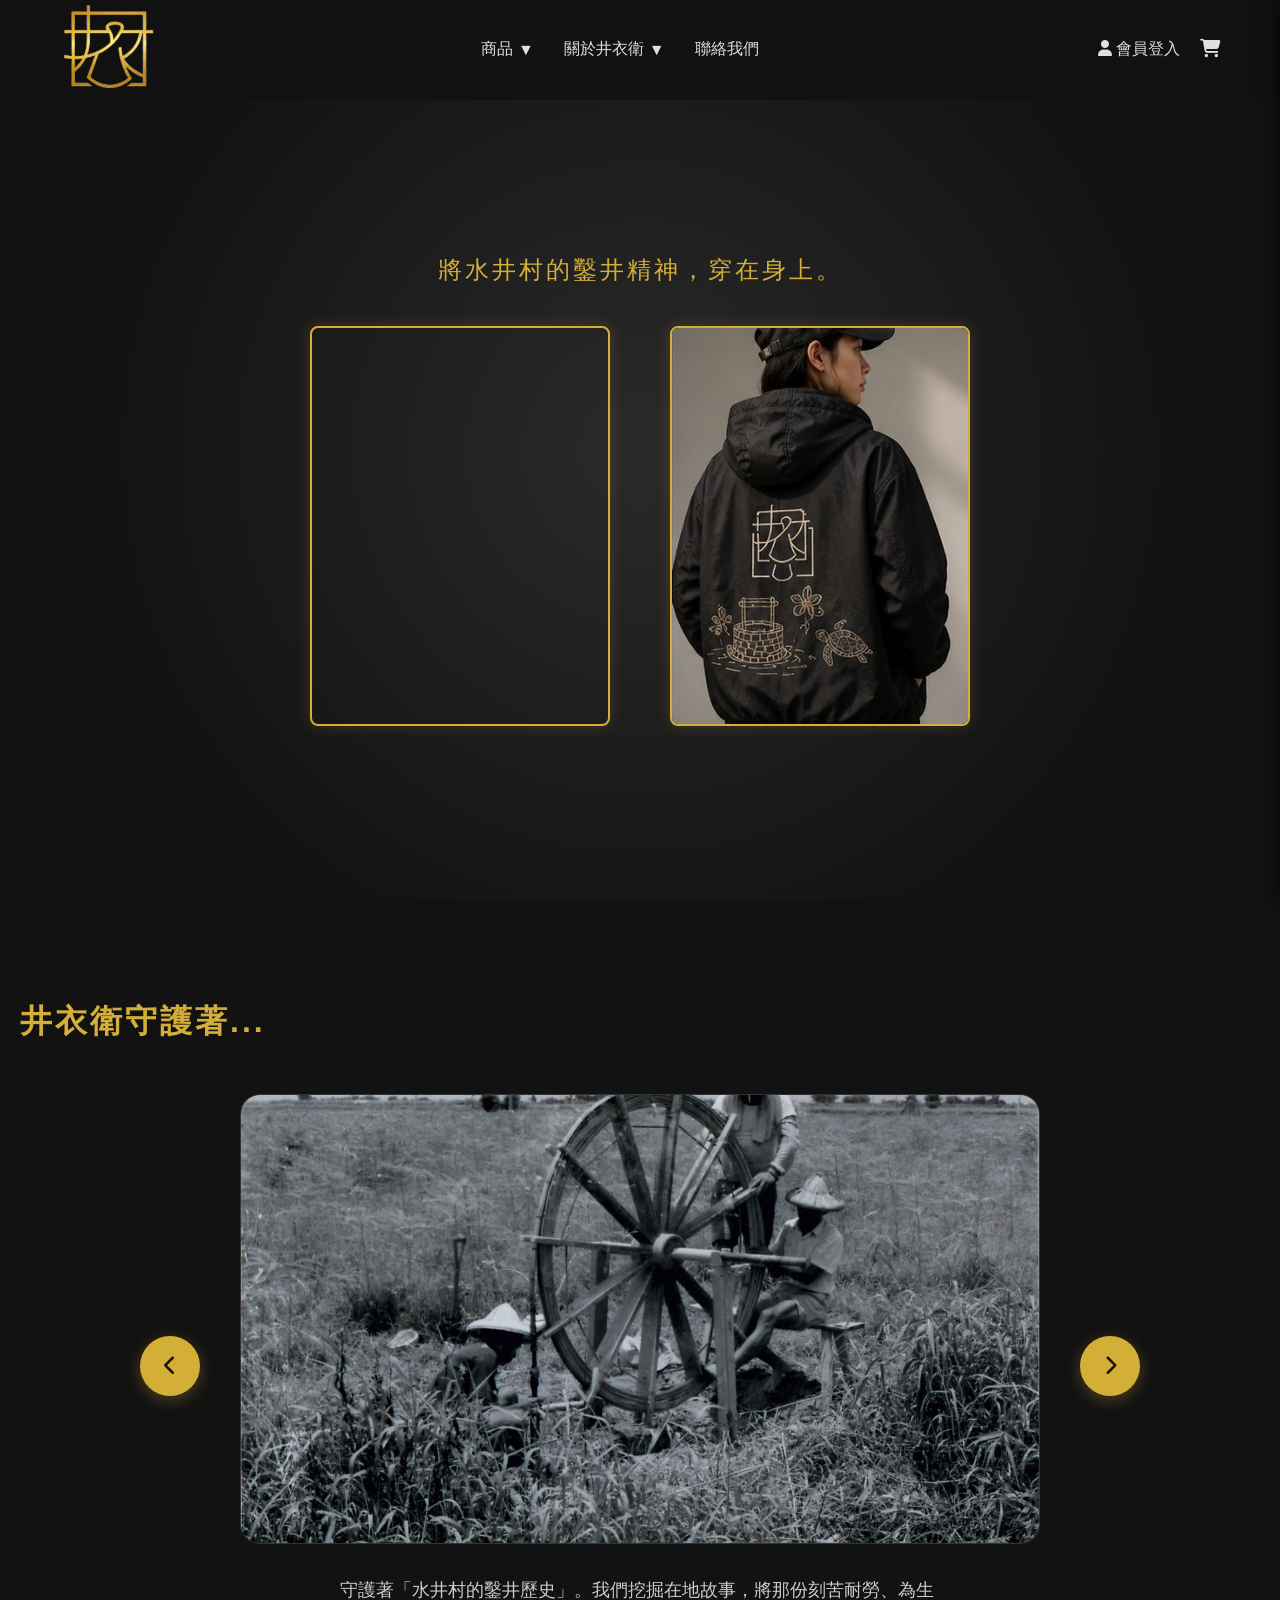
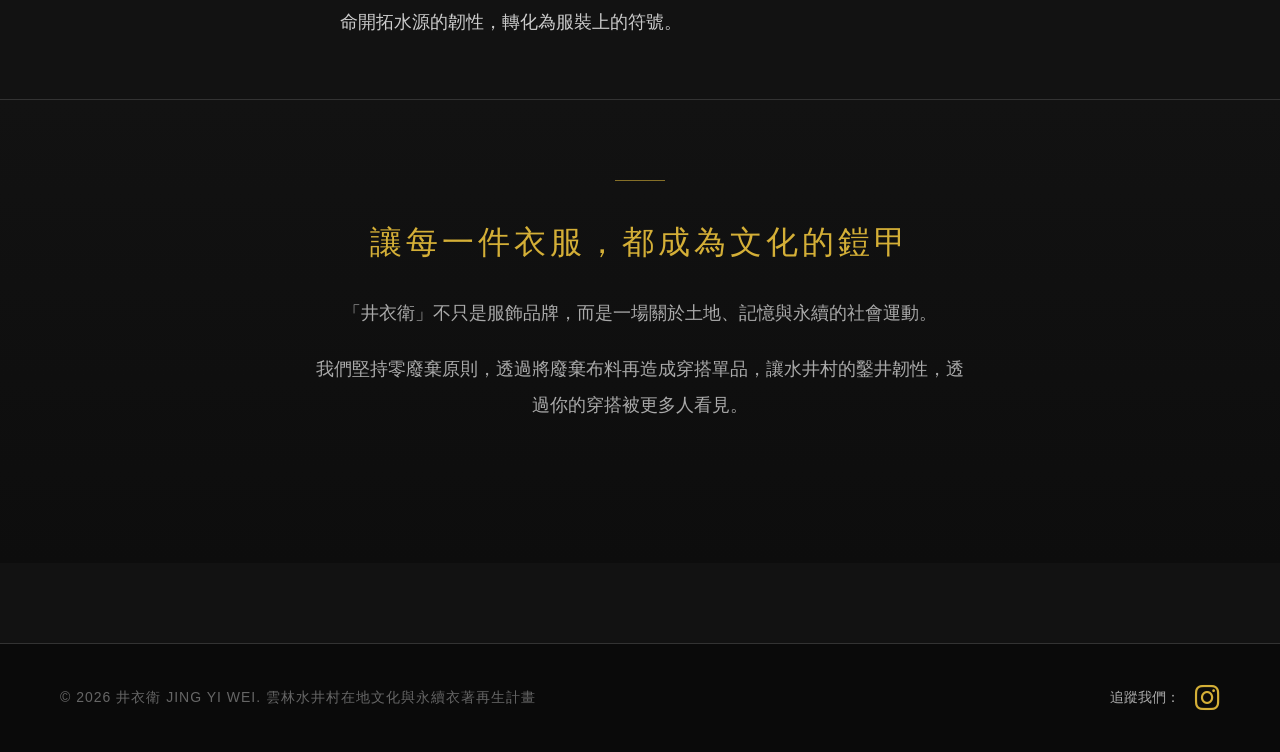
<file: index.html>
<!DOCTYPE html>
<html lang="zh-TW">
<head>
    <meta charset="UTF-8">
    <meta name="viewport" content="width=device-width, initial-scale=1.0">
    <title>井衣衛 JING YI WEI</title>
    <!-- 引入外部的 CSS 檔案 -->
    <link rel="stylesheet" href="./css/style.css">
    <link rel="stylesheet" href="https://cdnjs.cloudflare.com/ajax/libs/font-awesome/6.5.1/css/all.min.css">
</head>
<body>

    <!-- 修正後的頂部導覽列 -->
    <header id="navbar">
        <div class="nav-container">
            <a href="index.html" class="logo">
                <img src="./img/Logo_topl (1).png" alt="井衣衛 Logo">
            </a>
            
            <ul class="nav-menu">
                <li class="dropdown">
                    <a href="#">商品 <span>▼</span></a>
                    <ul class="dropdown-menu">
                        <li><a href="category.html">穿搭類 (文化的鎧甲)</a></li>
                        <li><a href="bags.html">包袋類 (記憶的載體)</a></li>
                        <li><a href="lifestyle.html">生活小物件</a></li>
                        <li><a href="decor.html">居家裝飾</a></li>
                    </ul>
                </li>
                <li class="dropdown">
                    <a href="#">關於井衣衛 <span>▼</span></a>
                    <ul class="dropdown-menu">
                        <li><a href="story.html">水井村鑿井故事</a></li>
                        <li><a href="sustainability.html">永續再生理念</a></li>
                        <li><a href="team.html">我們的團隊</a></li>
                    </ul>
                </li>
                <li><a href="contact.html">聯絡我們</a></li>
            </ul>

            <div class="nav-actions" style="display: flex; gap: 20px; margin-left: 20px; align-items: center;">
                <!-- 登入按鈕 -->
                <a href="#" id="login-btn" style="color: var(--text-light); text-decoration: none; font-size: 16px;">
                    <i class="fa-solid fa-user"></i> <span id="user-name">會員登入</span>
                </a>
                <!-- 購物車按鈕 -->
                <a href="#" id="cart-btn" style="color: var(--text-light); text-decoration: none; font-size: 18px; position: relative;">
                    <i class="fa-solid fa-cart-shopping"></i>
                    <span id="cart-count" style="position: absolute; top: -10px; right: -15px; background: red; color: white; font-size: 12px; border-radius: 50%; padding: 2px 6px; font-weight: bold; display: none;">0</span>
                </a> <!-- ✅ 補上這個 </a> -->
            </div> <!-- ✅ 關閉 nav-actions -->
        </div> <!-- ✅ 補上這個關閉 nav-container 的 div -->
    </header>

    <!-- 英雄區塊 (主視覺商品展示) -->
    <section class="hero-section">
        <div class="slogan">將水井村的鑿井精神，穿在身上。</div>
        
        <div class="showcase-container">
            <!-- 第一件：新出的「村靈銘刻」 -->
            <a href="product.html?id=village_tee_1" class="flip-card">
                <div class="flip-card-inner">
                    <div class="flip-card-front">
                        <img src="./img/village_tee_1.jpg" alt="村靈銘刻正面" class="product-img">
                    </div>
                    <div class="flip-card-back">
                        <img src="./img/village_tee_2.jpg" alt="村靈銘刻背面" class="product-img">
                    </div>
                </div>
            </a>

            <!-- 第二件：鑿井人丹寧背心 -->
            <a href="product.html?id=vest_1" class="flip-card">
                <div class="flip-card-inner">
                    <div class="flip-card-front">
                        <img src="./img/vest_back.jpg" alt="外套背面" class="product-img">
                    </div>
                    <div class="flip-card-back">
                        <img src="./img/vest_front.jpg" alt="外套正面" class="product-img">
                    </div>
                </div>
            </a>
        </div>
    </section>

    <!-- ★ 新增：理念輪播區塊 ★ -->
    <section class="spirit-section">
        <h2 class="spirit-title">井衣衛守護著...</h2>
        
        <div class="slider-container">
            <!-- 左按鈕 -->
            <button class="slider-btn prev" id="prevSpirit">
                <i class="fas fa-chevron-left"></i>
            </button>

            <!-- 輪播內容 -->
            <div class="slider-content">
                <div class="spirit-image-wrapper">
                    <img id="spiritImg" src="./img/spirit.jpg" alt="守護理念">
                </div>
                <p id="spiritDesc" class="spirit-text">正在載入理念...</p>
            </div>

            <!-- 右按鈕 -->
            <button class="slider-btn next" id="nextSpirit">
                <i class="fas fa-chevron-right"></i>
            </button>
        </div>
    </section>

    <section class="info-section manifesto">
    <div class="manifesto-container">
        <div class="gold-divider"></div> <!-- 加入裝飾線 -->
        <h2>讓每一件衣服，都成為文化的鎧甲</h2>
        <p>「井衣衛」不只是服飾品牌，而是一場關於土地、記憶與永續的社會運動。</p>
        <p>我們堅持零廢棄原則，透過將廢棄布料再造成穿搭單品，讓水井村的鑿井韌性，透過你的穿搭被更多人看見。</p>
    </div>
</section>

    <!-- 頁尾 -->
    <footer class="site-footer">
        <div class="footer-container">
            <div class="footer-info">
                <p>&copy; 2026 井衣衛 JING YI WEI. 雲林水井村在地文化與永續衣著再生計畫</p>
            </div>
            <div class="footer-social">
                <span>追蹤我們：</span>
                <a href="https://www.instagram.com/jingyiwei_official" target="_blank" class="ig-icon">
                    <i class="fa-brands fa-instagram"></i>
                </a>
            </div>
        </div>
    </footer>
    <!-- 購物車側邊欄 (預設隱藏) -->
    <div id="cart-drawer" class="cart-drawer">
        <div class="cart-header">
            <h2>我的購物車</h2>
            <button id="close-cart"><i class="fa-solid fa-xmark"></i></button>
        </div>
        <div class="cart-items" id="cart-items-container">
            <!-- JS 會把商品渲染在這裡 -->
        </div>
        <div class="cart-footer">
            <div class="cart-total">總計：<span style="color:var(--gold-primary)">NT. <span id="cart-total-price">0</span></span></div>
            <button id="checkout-btn" class="checkout-btn">前往結帳</button>
        </div>
    </div>
    
    <!-- 購物車的背景遮罩 -->
    <div id="cart-overlay" class="cart-overlay"></div>

    <!-- JavaScript 放在最後面 -->
    <script src="./js/script.js"></script>
</body>
</html>
</file>
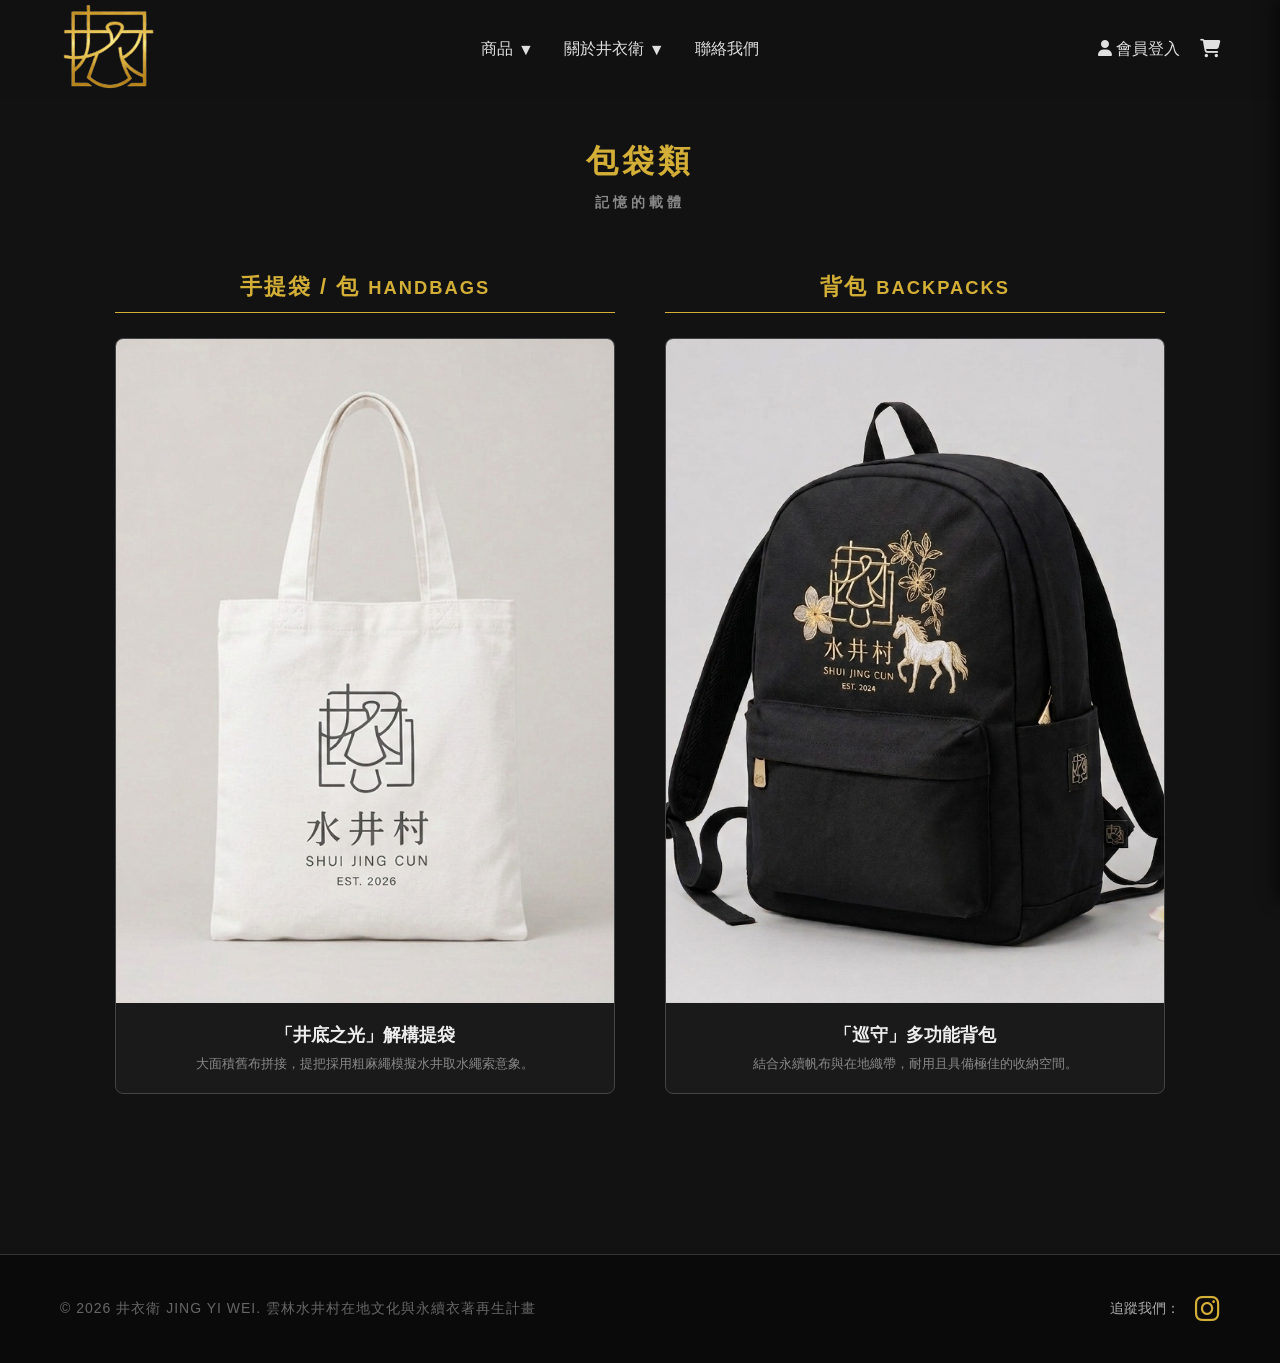
<file: bags.html>
<!DOCTYPE html>
<html lang="zh-TW">
<head>
    <meta charset="UTF-8">
    <meta name="viewport" content="width=device-width, initial-scale=1.0">
    <title>包袋類 | 井衣衛</title>
    <link rel="stylesheet" href="./css/style.css">
    <link rel="stylesheet" href="./css/category.css"> <!-- 複用分類頁樣式 -->
    <link rel="stylesheet" href="https://cdnjs.cloudflare.com/ajax/libs/font-awesome/6.5.1/css/all.min.css">
    <style>
        /* 針對包袋頁面的特別微調 */
        .bags-container {
            display: flex;
            justify-content: center;
            gap: 50px;
            margin-top: 50px;
        }
        .bag-section {
            flex: 1;
            max-width: 500px;
        }
        .section-title {
            color: var(--gold-primary);
            border-bottom: 1px solid var(--gold-primary);
            padding-bottom: 10px;
            margin-bottom: 25px;
            text-align: center;
            font-size: 22px;
            letter-spacing: 2px;
        }
    </style>
</head>
<body>

    <!-- 修正後的頂部導覽列 -->
    <header id="navbar">
        <div class="nav-container">
            <a href="index.html" class="logo">
                <img src="./img/Logo_topl (1).png" alt="井衣衛 Logo">
            </a>
            
            <ul class="nav-menu">
                <li class="dropdown">
                    <a href="#">商品 <span>▼</span></a>
                    <ul class="dropdown-menu">
                        <li><a href="category.html">穿搭類 (文化的鎧甲)</a></li>
                        <li><a href="bags.html">包袋類 (記憶的載體)</a></li>
                        <li><a href="lifestyle.html">生活小物件</a></li>
                        <li><a href="decor.html">居家裝飾</a></li>
                    </ul>
                </li>
                <li class="dropdown">
                    <a href="#">關於井衣衛 <span>▼</span></a>
                    <ul class="dropdown-menu">
                        <li><a href="story.html">水井村鑿井故事</a></li>
                        <li><a href="sustainability.html">永續再生理念</a></li>
                        <li><a href="team.html">我們的團隊</a></li>
                    </ul>
                </li>
                <li><a href="contact.html">聯絡我們</a></li>
            </ul>

            <div class="nav-actions" style="display: flex; gap: 20px; margin-left: 20px; align-items: center;">
                <!-- 登入按鈕 -->
                <a href="#" id="login-btn" style="color: var(--text-light); text-decoration: none; font-size: 16px;">
                    <i class="fa-solid fa-user"></i> <span id="user-name">會員登入</span>
                </a>
                <!-- 購物車按鈕 -->
                <a href="#" id="cart-btn" style="color: var(--text-light); text-decoration: none; font-size: 18px; position: relative;">
                    <i class="fa-solid fa-cart-shopping"></i>
                    <span id="cart-count" style="position: absolute; top: -10px; right: -15px; background: red; color: white; font-size: 12px; border-radius: 50%; padding: 2px 6px; font-weight: bold; display: none;">0</span>
                </a> <!-- ✅ 補上這個 </a> -->
            </div> <!-- ✅ 關閉 nav-actions -->
        </div> <!-- ✅ 補上這個關閉 nav-container 的 div -->
    </header>

    <main class="category-main">
        <h1 class="page-title">包袋類 <small>記憶的載體</small></h1>

        <div class="bags-container">
            <!-- 手提包/袋 區塊 -->
            <section class="bag-section">
                <h2 class="section-title">手提袋 / 包 <small>HANDBAGS</small></h2>
                <div class="product-grid" id="handbag-group" style="grid-template-columns: 1fr;">
                    <!-- JS 會在這裡產生手提包商品 -->
                </div>
            </section>

            <!-- 背包 區塊 -->
            <section class="bag-section">
                <h2 class="section-title">背包 <small>BACKPACKS</small></h2>
                <div class="product-grid" id="backpack-group" style="grid-template-columns: 1fr;">
                    <!-- JS 會在這裡產生背包商品 -->
                </div>
            </section>
        </div>
    </main>

    <script src="./js/script.js"></script>
    <script>
        // 簡單的 JS 抓取邏輯
        document.addEventListener("DOMContentLoaded", function() {
            fetch('products.json')
                .then(response => response.json())
                .then(data => {
                    const handbagGroup = document.getElementById('handbag-group');
                    const backpackGroup = document.getElementById('backpack-group');

                    Object.keys(data).forEach(id => {
                        const p = data[id];
                        if (p.category === 'bag') {
                            const itemHTML = `
                                <a href="product.html?id=${id}" class="category-item">
                                    <div class="item-card">
                                        <div class="item-img-box">
                                            <img src="${p.mainImg}" alt="${p.name}">
                                        </div>
                                        <div class="item-info">
                                            <h3>${p.name}</h3>
                                            <p class="item-price" style="color: #888; font-size: 13px;">${p.description || ''}</p>
                                        </div>
                                    </div>
                                </a>
                            `;

                            if (p.subCategory === 'handbag') {
                                handbagGroup.innerHTML += itemHTML;
                            } else if (p.subCategory === 'backpack') {
                                backpackGroup.innerHTML += itemHTML;
                            }
                        }
                    });
                });
        });
    </script>
    <footer class="site-footer">
        <div class="footer-container">
            <div class="footer-info">
                <p>&copy; 2026 井衣衛 JING YI WEI. 雲林水井村在地文化與永續衣著再生計畫</p>
            </div>
            <div class="footer-social">
                <span>追蹤我們：</span>
                <!-- ★ 請把下面的連結換成你們真正的 IG 網址 ★ -->
                <a href="https://www.instagram.com/jingyiwei_official" target="_blank" class="ig-icon">
                    <i class="fa-brands fa-instagram"></i> <!-- 這裡用 fa-brands 會更精準 -->
                </a>
            </div>
        </div>
    </footer>
    <!-- 購物車側邊欄 (預設隱藏) -->
    <div id="cart-drawer" class="cart-drawer">
        <div class="cart-header">
            <h2>我的購物車</h2>
            <button id="close-cart"><i class="fa-solid fa-xmark"></i></button>
        </div>
        <div class="cart-items" id="cart-items-container">
            <!-- JS 會把商品渲染在這裡 -->
        </div>
        <div class="cart-footer">
            <div class="cart-total">總計：<span style="color:var(--gold-primary)">NT. <span id="cart-total-price">0</span></span></div>
            <button id="checkout-btn" class="checkout-btn">前往結帳</button>
        </div>
    </div>
    
    <!-- 購物車的背景遮罩 -->
    <div id="cart-overlay" class="cart-overlay"></div>
</body>
</html>
</file>
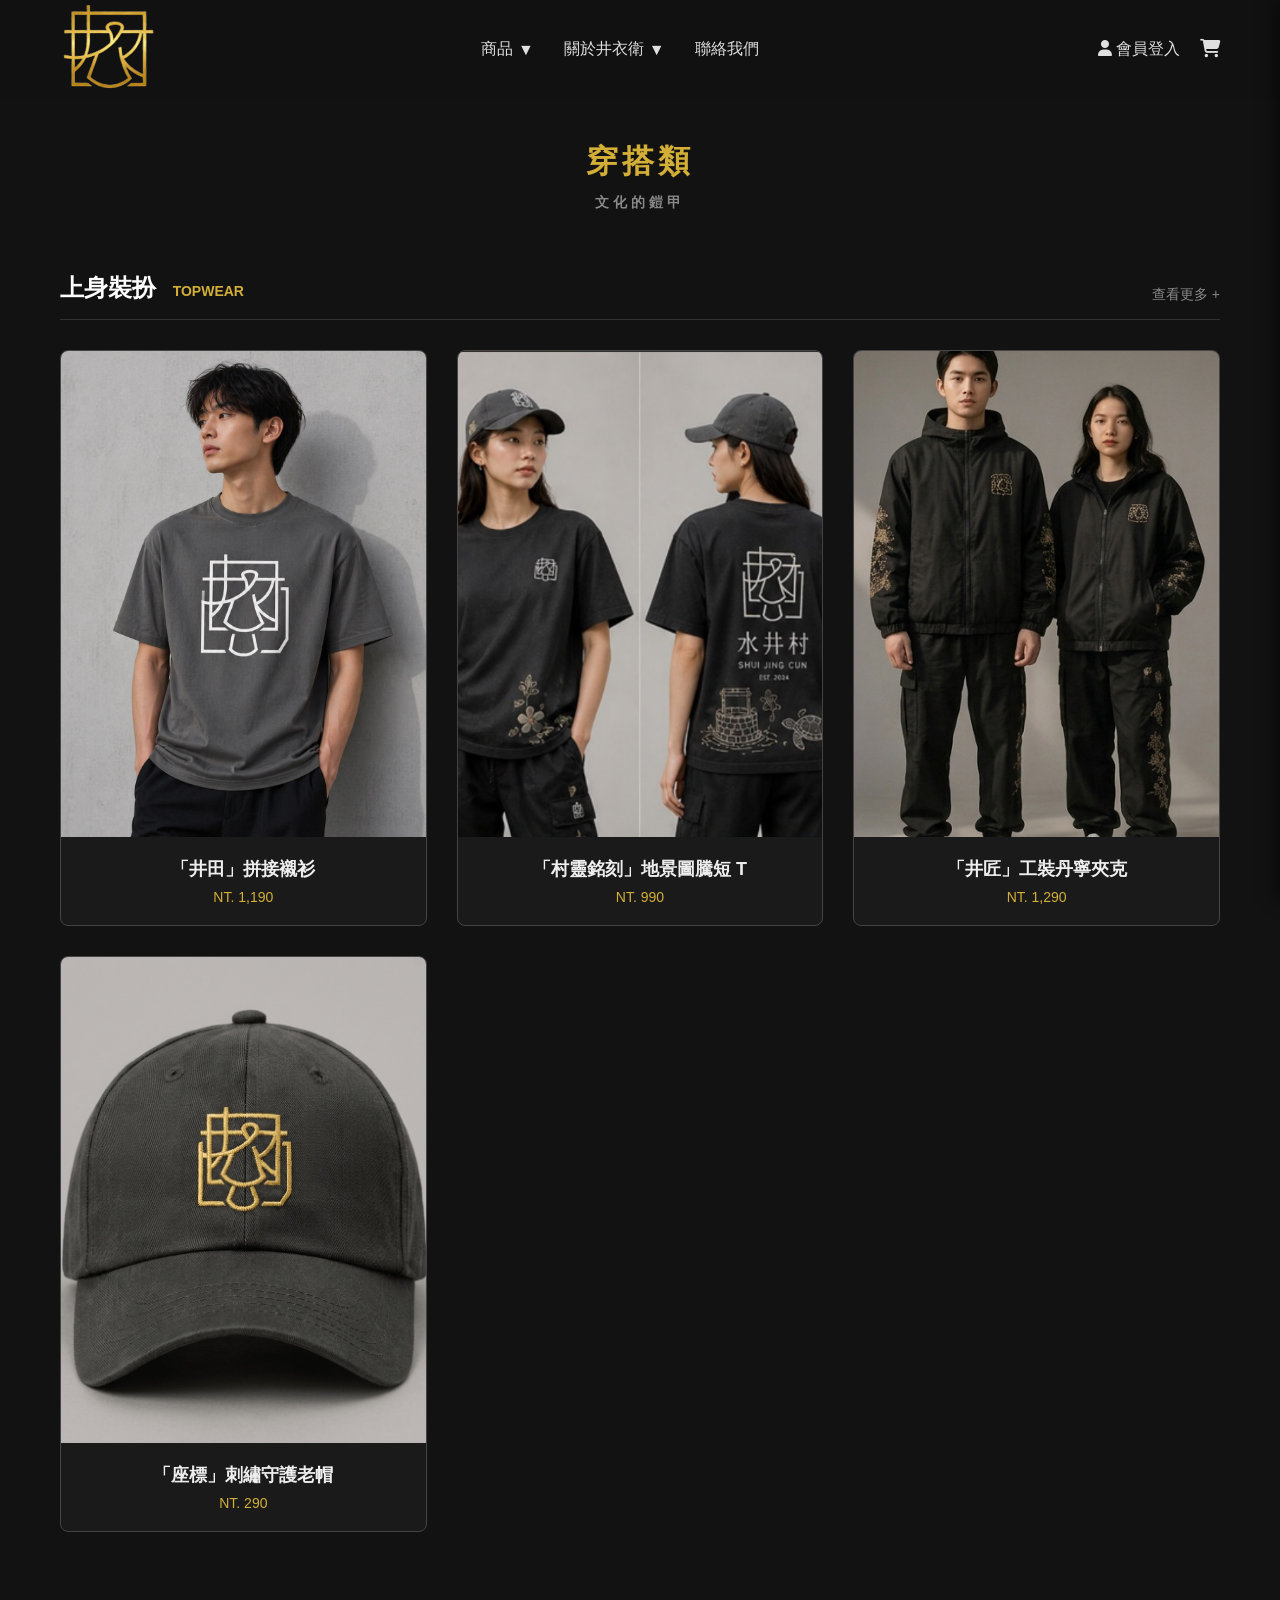
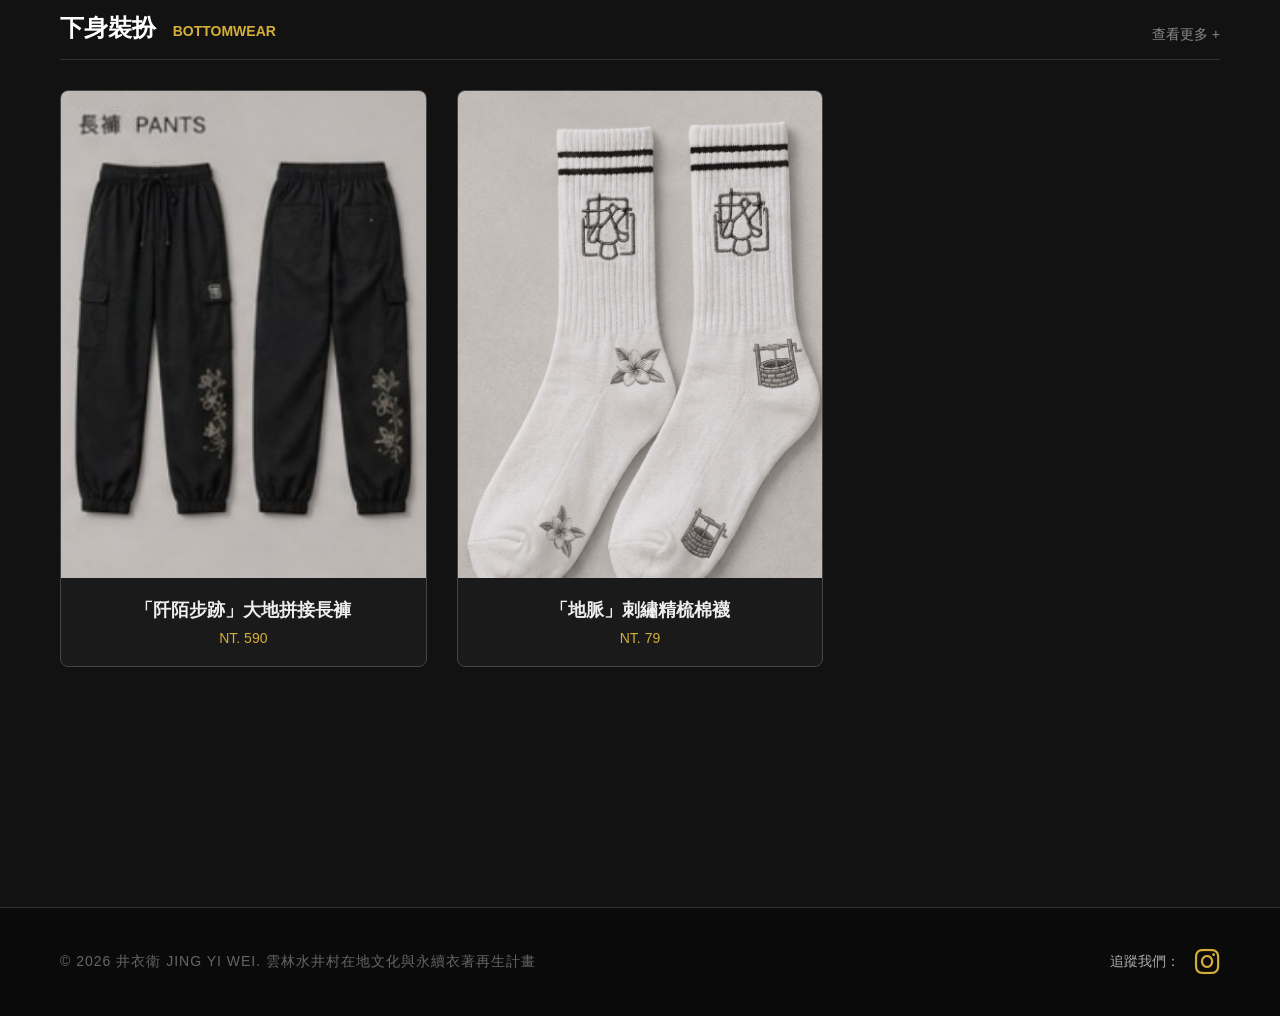
<file: category.html>
<!DOCTYPE html>
<html lang="zh-TW">
<head>
    <meta charset="UTF-8">
    <meta name="viewport" content="width=device-width, initial-scale=1.0">
    <title>穿搭類 | 井衣衛</title>
    <link rel="stylesheet" href="./css/style.css">
    <link rel="stylesheet" href="./css/category.css">
    <link rel="stylesheet" href="https://cdnjs.cloudflare.com/ajax/libs/font-awesome/6.5.1/css/all.min.css">
</head>
<body>

    <!-- 修正後的頂部導覽列 -->
    <header id="navbar">
        <div class="nav-container">
            <a href="index.html" class="logo">
                <img src="./img/Logo_topl (1).png" alt="井衣衛 Logo">
            </a>
            
            <ul class="nav-menu">
                <li class="dropdown">
                    <a href="#">商品 <span>▼</span></a>
                    <ul class="dropdown-menu">
                        <li><a href="category.html">穿搭類 (文化的鎧甲)</a></li>
                        <li><a href="bags.html">包袋類 (記憶的載體)</a></li>
                        <li><a href="lifestyle.html">生活小物件</a></li>
                        <li><a href="decor.html">居家裝飾</a></li>
                    </ul>
                </li>
                <li class="dropdown">
                    <a href="#">關於井衣衛 <span>▼</span></a>
                    <ul class="dropdown-menu">
                        <li><a href="story.html">水井村鑿井故事</a></li>
                        <li><a href="sustainability.html">永續再生理念</a></li>
                        <li><a href="team.html">我們的團隊</a></li>
                    </ul>
                </li>
                <li><a href="contact.html">聯絡我們</a></li>
            </ul>

            <div class="nav-actions" style="display: flex; gap: 20px; margin-left: 20px; align-items: center;">
                <!-- 登入按鈕 -->
                <a href="#" id="login-btn" style="color: var(--text-light); text-decoration: none; font-size: 16px;">
                    <i class="fa-solid fa-user"></i> <span id="user-name">會員登入</span>
                </a>
                <!-- 購物車按鈕 -->
                <a href="#" id="cart-btn" style="color: var(--text-light); text-decoration: none; font-size: 18px; position: relative;">
                    <i class="fa-solid fa-cart-shopping"></i>
                    <span id="cart-count" style="position: absolute; top: -10px; right: -15px; background: red; color: white; font-size: 12px; border-radius: 50%; padding: 2px 6px; font-weight: bold; display: none;">0</span>
                </a> <!-- ✅ 補上這個 </a> -->
            </div> <!-- ✅ 關閉 nav-actions -->
        </div> <!-- ✅ 補上這個關閉 nav-container 的 div -->
    </header>

    <main class="category-main">
        <h1 class="page-title">穿搭類 <small>文化的鎧甲</small></h1>

        <!-- 上身裝扮區塊 -->
        <section class="category-group">
            <div class="group-header">
                <h2>上身裝扮 <small>TOPWEAR</small></h2>
                <a href="#" class="view-more">查看更多 +</a>
            </div>
            <div class="product-grid" id="top-group">
                <!-- JS 會自動在這裡產生 3 個上身商品 -->
            </div>
        </section>

        <!-- 下身裝扮區塊 -->
        <section class="category-group">
            <div class="group-header">
                <h2>下身裝扮 <small>BOTTOMWEAR</small></h2>
                <a href="#" class="view-more">查看更多 +</a>
            </div>
            <div class="product-grid" id="bottom-group">
                <!-- JS 會自動在這裡產生 3 個下身商品 -->
            </div>
        </section>
    </main>

    <script src="./js/script.js"></script>
    <script src="./js/category.js"></script>
    <footer class="site-footer">
        <div class="footer-container">
            <div class="footer-info">
                <p>&copy; 2026 井衣衛 JING YI WEI. 雲林水井村在地文化與永續衣著再生計畫</p>
            </div>
            <div class="footer-social">
                <span>追蹤我們：</span>
                <!-- ★ 請把下面的連結換成你們真正的 IG 網址 ★ -->
                <a href="https://www.instagram.com/jingyiwei_official" target="_blank" class="ig-icon">
                    <i class="fa-brands fa-instagram"></i> <!-- 這裡用 fa-brands 會更精準 -->
                </a>
            </div>
        </div>
    </footer>
    <!-- 購物車側邊欄 (預設隱藏) -->
    <div id="cart-drawer" class="cart-drawer">
        <div class="cart-header">
            <h2>我的購物車</h2>
            <button id="close-cart"><i class="fa-solid fa-xmark"></i></button>
        </div>
        <div class="cart-items" id="cart-items-container">
            <!-- JS 會把商品渲染在這裡 -->
        </div>
        <div class="cart-footer">
            <div class="cart-total">總計：<span style="color:var(--gold-primary)">NT. <span id="cart-total-price">0</span></span></div>
            <button id="checkout-btn" class="checkout-btn">前往結帳</button>
        </div>
    </div>
    
    <!-- 購物車的背景遮罩 -->
    <div id="cart-overlay" class="cart-overlay"></div>
</body>
</html>
</file>
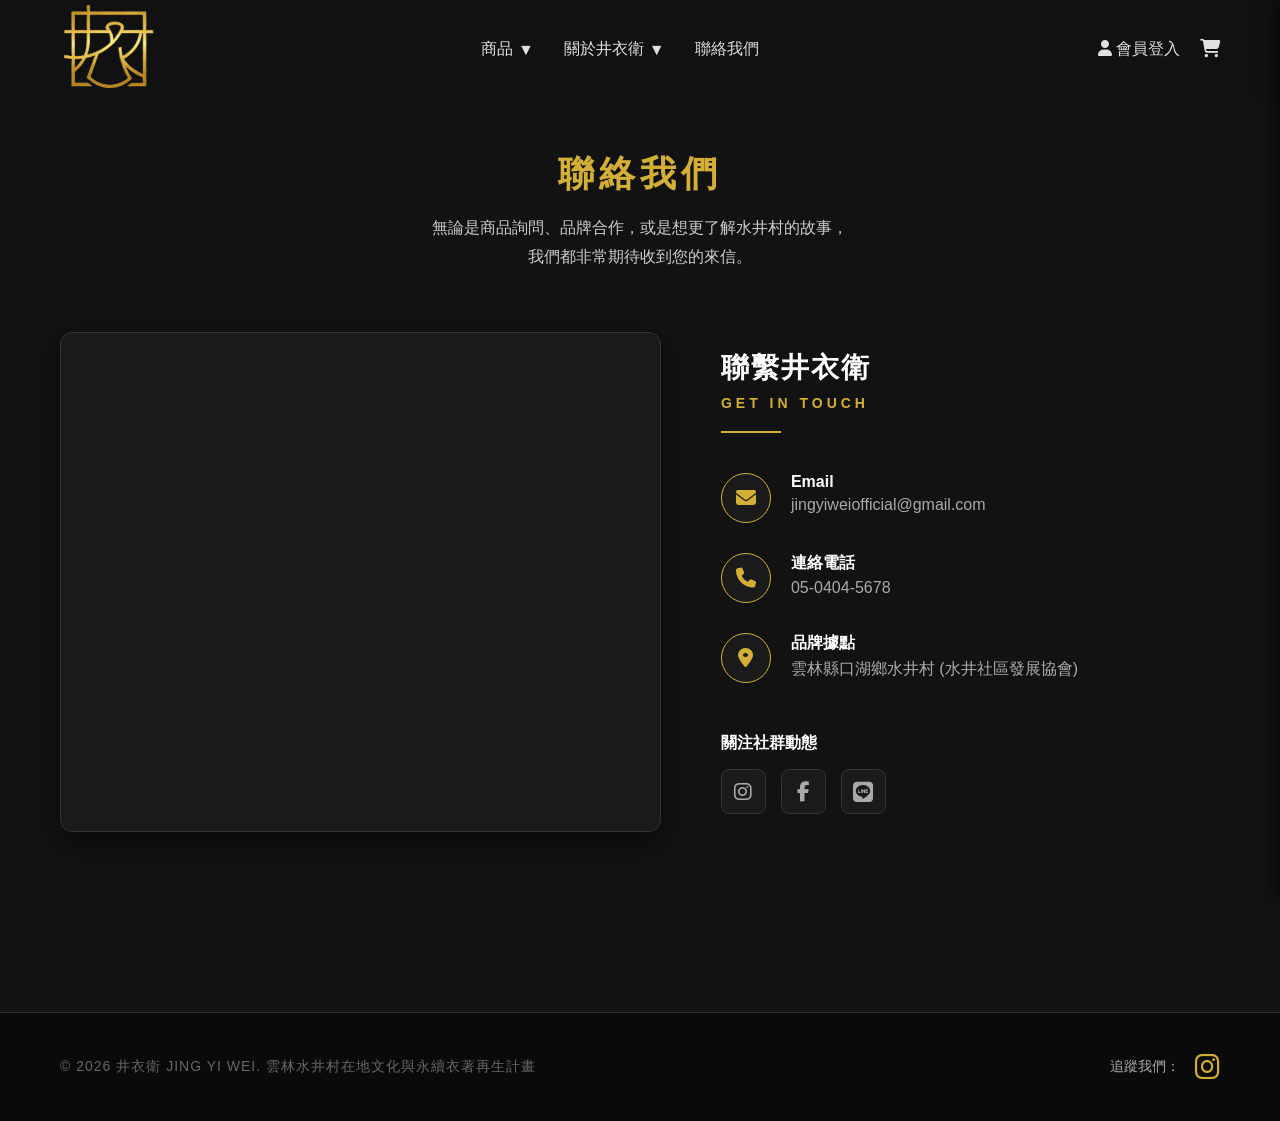
<file: contact.html>
<!DOCTYPE html>
<html lang="zh-TW">
<head>
    <meta charset="UTF-8">
    <meta name="viewport" content="width=device-width, initial-scale=1.0">
    <title>聯絡我們 | 井衣衛 JING YI WEI</title>
    <link rel="stylesheet" href="./css/style.css">
    <link rel="stylesheet" href="./css/contact.css"> <!-- 聯絡專屬 CSS -->
    <link rel="stylesheet" href="https://cdnjs.cloudflare.com/ajax/libs/font-awesome/6.5.1/css/all.min.css">
</head>
<body>

    <!-- 修正後的頂部導覽列 -->
    <header id="navbar">
        <div class="nav-container">
            <a href="index.html" class="logo">
                <img src="./img/Logo_topl (1).png" alt="井衣衛 Logo">
            </a>
            
            <ul class="nav-menu">
                <li class="dropdown">
                    <a href="#">商品 <span>▼</span></a>
                    <ul class="dropdown-menu">
                        <li><a href="category.html">穿搭類 (文化的鎧甲)</a></li>
                        <li><a href="bags.html">包袋類 (記憶的載體)</a></li>
                        <li><a href="lifestyle.html">生活小物件</a></li>
                        <li><a href="decor.html">居家裝飾</a></li>
                    </ul>
                </li>
                <li class="dropdown">
                    <a href="#">關於井衣衛 <span>▼</span></a>
                    <ul class="dropdown-menu">
                        <li><a href="story.html">水井村鑿井故事</a></li>
                        <li><a href="sustainability.html">永續再生理念</a></li>
                        <li><a href="team.html">我們的團隊</a></li>
                    </ul>
                </li>
                <li><a href="contact.html">聯絡我們</a></li>
            </ul>

            <div class="nav-actions" style="display: flex; gap: 20px; margin-left: 20px; align-items: center;">
                <!-- 登入按鈕 -->
                <a href="#" id="login-btn" style="color: var(--text-light); text-decoration: none; font-size: 16px;">
                    <i class="fa-solid fa-user"></i> <span id="user-name">會員登入</span>
                </a>
                <!-- 購物車按鈕 -->
                <a href="#" id="cart-btn" style="color: var(--text-light); text-decoration: none; font-size: 18px; position: relative;">
                    <i class="fa-solid fa-cart-shopping"></i>
                    <span id="cart-count" style="position: absolute; top: -10px; right: -15px; background: red; color: white; font-size: 12px; border-radius: 50%; padding: 2px 6px; font-weight: bold; display: none;">0</span>
                </a> <!-- ✅ 補上這個 </a> -->
            </div> <!-- ✅ 關閉 nav-actions -->
        </div> <!-- ✅ 補上這個關閉 nav-container 的 div -->
    </header>

    <main class="contact-main">
        <!-- 標題區塊 -->
        <div class="contact-header">
            <h1>聯絡我們</h1>
            <p>無論是商品詢問、品牌合作，或是想更了解水井村的故事，<br>我們都非常期待收到您的來信。</p>
        </div>

        <!-- 左右雙欄內容 -->
        <div class="contact-container">
            
            <!-- 左側：Google 地圖 -->
            <div class="contact-left map-box">
                <!-- iframe 的 src 直接定位到雲林縣口湖鄉水井村 -->
                <iframe 
                    src="https://maps.google.com/maps?q=雲林縣口湖鄉水井村&t=&z=15&ie=UTF8&iwloc=&output=embed" 
                    width="100%" 
                    height="100%" 
                    style="border:0;" 
                    allowfullscreen="" 
                    loading="lazy" 
                    referrerpolicy="no-referrer-when-downgrade">
                </iframe>
            </div>

            <!-- 右側：聯絡資訊 -->
            <div class="contact-right info-box">
                <h2>聯繫井衣衛 <small>GET IN TOUCH</small></h2>
                <div class="decor-line"></div>
                
                <div class="info-list">
                    <!-- 信箱 -->
                    <div class="info-item">
                        <div class="icon"><i class="fa-solid fa-envelope"></i></div>
                        <div class="text">
                            <h3>Email</h3>
                            <a href="mailto:jingyiweiofficial@gmail.com">jingyiweiofficial@gmail.com</a>
                        </div>
                    </div>

                    <!-- 電話 -->
                    <div class="info-item">
                        <div class="icon"><i class="fa-solid fa-phone"></i></div>
                        <div class="text">
                            <h3>連絡電話</h3>
                            <a href="tel:+886504045678">05-0404-5678</a> <!-- 你們可以換成真實號碼或先用假的 -->
                        </div>
                    </div>

                    <!-- 地址 -->
                    <div class="info-item">
                        <div class="icon"><i class="fa-solid fa-location-dot"></i></div>
                        <div class="text">
                            <h3>品牌據點</h3>
                            <p>雲林縣口湖鄉水井村 (水井社區發展協會)</p>
                        </div>
                    </div>
                </div>

                <!-- 社交平台 -->
                <div class="social-section">
                    <h3>關注社群動態</h3>
                    <div class="social-links">
                        <a href="https://www.instagram.com/jingyiwei_official" target="_blank" class="social-btn ig"><i class="fa-brands fa-instagram"></i></a>
                        <a href="#" class="social-btn fb"><i class="fa-brands fa-facebook-f"></i></a>
                        <a href="#" class="social-btn line"><i class="fa-brands fa-line"></i></a>
                    </div>
                </div>
            </div>

        </div>
    </main>

    <!-- 頁尾 Footer -->
    <footer class="site-footer">
        <div class="footer-container">
            <div class="footer-info">
                <p>&copy; 2026 井衣衛 JING YI WEI. 雲林水井村在地文化與永續衣著再生計畫</p>
            </div>
            <div class="footer-social">
                <span>追蹤我們：</span>
                <a href="https://www.instagram.com/jingyiwei_official" target="_blank" class="ig-icon">
                    <i class="fa-brands fa-instagram"></i>
                </a>
            </div>
        </div>
    </footer>
    <!-- 購物車側邊欄 (預設隱藏) -->
    <div id="cart-drawer" class="cart-drawer">
        <div class="cart-header">
            <h2>我的購物車</h2>
            <button id="close-cart"><i class="fa-solid fa-xmark"></i></button>
        </div>
        <div class="cart-items" id="cart-items-container">
            <!-- JS 會把商品渲染在這裡 -->
        </div>
        <div class="cart-footer">
            <div class="cart-total">總計：<span style="color:var(--gold-primary)">NT. <span id="cart-total-price">0</span></span></div>
            <button id="checkout-btn" class="checkout-btn">前往結帳</button>
        </div>
    </div>
    
    <!-- 購物車的背景遮罩 -->
    <div id="cart-overlay" class="cart-overlay"></div>

    <script src="./js/script.js"></script>
</body>
</html>
</file>
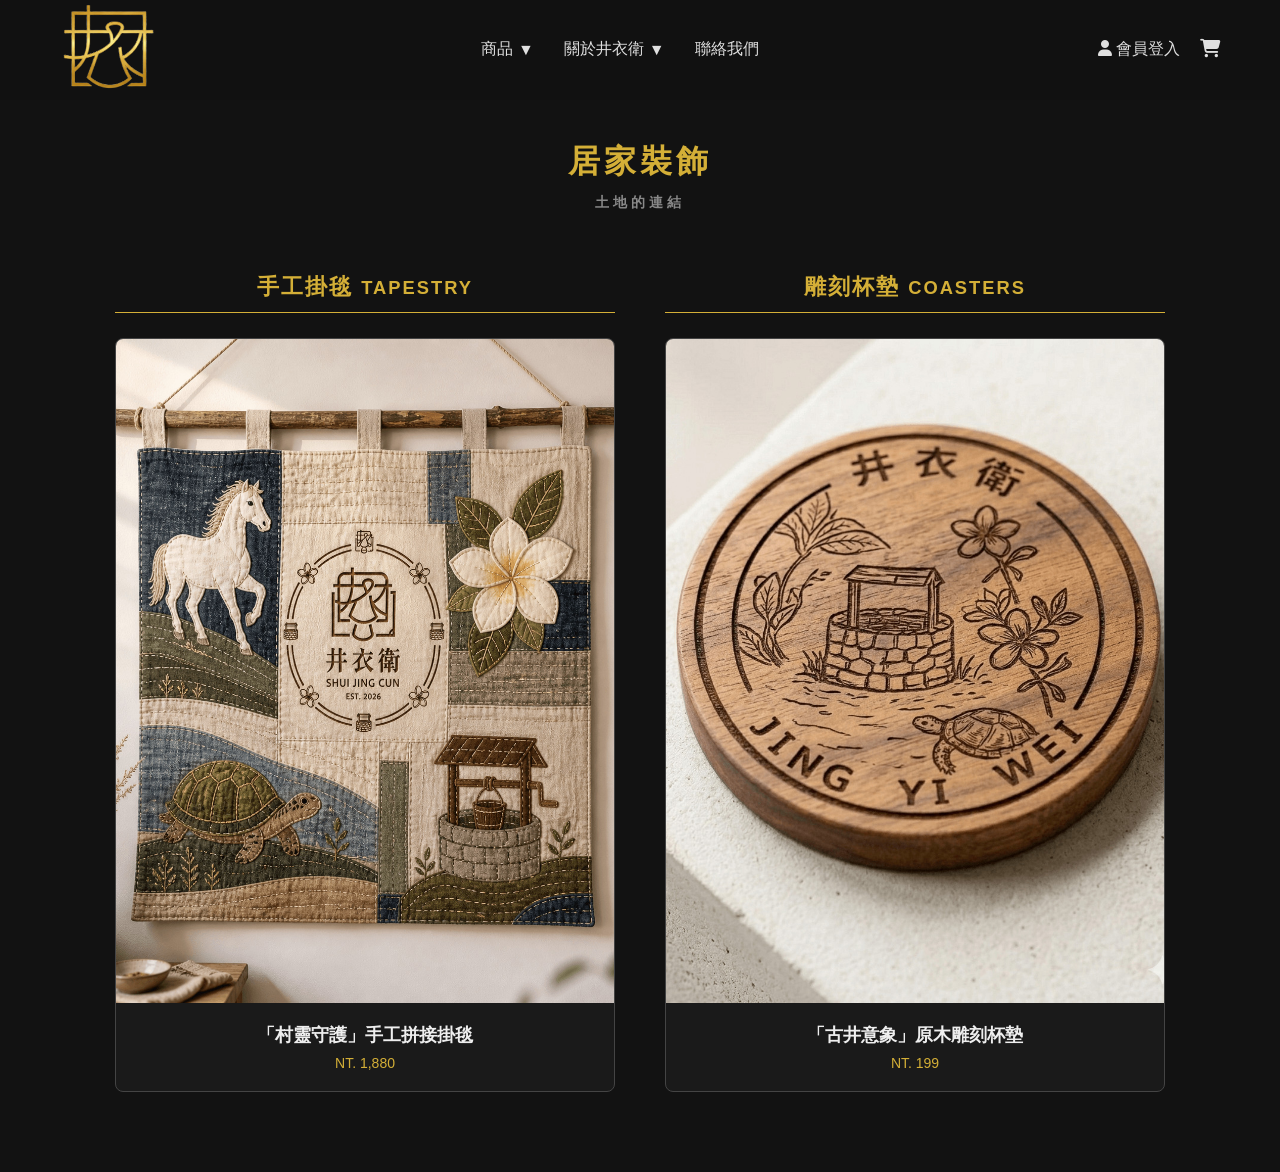
<file: decor.html>
<!DOCTYPE html>
<html lang="zh-TW">
<head>
    <meta charset="UTF-8">
    <meta name="viewport" content="width=device-width, initial-scale=1.0">
    <title>居家裝飾 | 井衣衛 JING YI WEI</title>
    <link rel="stylesheet" href="./css/style.css">
    <link rel="stylesheet" href="./css/category.css">
    <link rel="stylesheet" href="https://cdnjs.cloudflare.com/ajax/libs/font-awesome/6.5.1/css/all.min.css">
    <style>
        .decor-container {
            display: flex;
            justify-content: center;
            gap: 50px;
            margin-top: 50px;
            max-width: 1200px;
            margin-left: auto;
            margin-right: auto;
            padding: 0 20px;
        }
        .decor-section {
            flex: 1;
            max-width: 500px;
        }
        .section-title {
            color: var(--gold-primary);
            border-bottom: 1px solid var(--gold-primary);
            padding-bottom: 10px;
            margin-bottom: 25px;
            text-align: center;
            font-size: 22px;
            letter-spacing: 2px;
        }
    </style>
</head>
<body>

    <!-- 修正後的頂部導覽列 -->
    <header id="navbar">
        <div class="nav-container">
            <a href="index.html" class="logo">
                <img src="./img/Logo_topl (1).png" alt="井衣衛 Logo">
            </a>
            
            <ul class="nav-menu">
                <li class="dropdown">
                    <a href="#">商品 <span>▼</span></a>
                    <ul class="dropdown-menu">
                        <li><a href="category.html">穿搭類 (文化的鎧甲)</a></li>
                        <li><a href="bags.html">包袋類 (記憶的載體)</a></li>
                        <li><a href="lifestyle.html">生活小物件</a></li>
                        <li><a href="decor.html">居家裝飾</a></li>
                    </ul>
                </li>
                <li class="dropdown">
                    <a href="#">關於井衣衛 <span>▼</span></a>
                    <ul class="dropdown-menu">
                        <li><a href="story.html">水井村鑿井故事</a></li>
                        <li><a href="sustainability.html">永續再生理念</a></li>
                        <li><a href="team.html">我們的團隊</a></li>
                    </ul>
                </li>
                <li><a href="contact.html">聯絡我們</a></li>
            </ul>

            <div class="nav-actions" style="display: flex; gap: 20px; margin-left: 20px; align-items: center;">
                <!-- 登入按鈕 -->
                <a href="#" id="login-btn" style="color: var(--text-light); text-decoration: none; font-size: 16px;">
                    <i class="fa-solid fa-user"></i> <span id="user-name">會員登入</span>
                </a>
                <!-- 購物車按鈕 -->
                <a href="#" id="cart-btn" style="color: var(--text-light); text-decoration: none; font-size: 18px; position: relative;">
                    <i class="fa-solid fa-cart-shopping"></i>
                    <span id="cart-count" style="position: absolute; top: -10px; right: -15px; background: red; color: white; font-size: 12px; border-radius: 50%; padding: 2px 6px; font-weight: bold; display: none;">0</span>
                </a> <!-- ✅ 補上這個 </a> -->
            </div> <!-- ✅ 關閉 nav-actions -->
        </div> <!-- ✅ 補上這個關閉 nav-container 的 div -->
    </header>

    <main class="category-main">
        <h1 class="page-title">居家裝飾 <small>土地的連結</small></h1>

        <div class="decor-container">
            <!-- 掛毯區塊 -->
            <section class="decor-section">
                <h2 class="section-title">手工掛毯 <small>TAPESTRY</small></h2>
                <div class="product-grid" id="tapestry-group" style="display: block;">
                    <!-- JS 會在這裡產生商品 -->
                </div>
            </section>

            <!-- 杯墊區塊 -->
            <section class="decor-section">
                <h2 class="section-title">雕刻杯墊 <small>COASTERS</small></h2>
                <div class="product-grid" id="coaster-group" style="display: block;">
                    <!-- JS 會在這裡產生商品 -->
                </div>
            </section>
        </div>
    </main>

    <!-- 加入購物車側邊欄與遮罩 (請補齊) -->

    <script src="./js/script.js"></script>
    <script>
        document.addEventListener("DOMContentLoaded", function() {
            fetch('products.json')
                .then(response => response.json())
                .then(data => {
                    const tapGroup = document.getElementById('tapestry-group');
                    const coasGroup = document.getElementById('coaster-group');

                    Object.keys(data).forEach(id => {
                        const p = data[id];
                        if (p.category === 'decor') {
                            const itemHTML = `
                                <a href="product.html?id=${id}" class="category-item">
                                    <div class="item-card">
                                        <div class="item-img-box">
                                            <img src="${p.mainImg}" alt="${p.name}">
                                        </div>
                                        <div class="item-info">
                                            <h3>${p.name}</h3>
                                            <p class="item-price">NT. ${p.price}</p>
                                        </div>
                                    </div>
                                </a>
                            `;

                            if (p.subCategory === 'tapestry') {
                                tapGroup.innerHTML += itemHTML;
                            } else if (p.subCategory === 'coaster') {
                                coasGroup.innerHTML += itemHTML;
                            }
                        }
                    });
                });
        });
    </script>
</body>
</html>
</file>
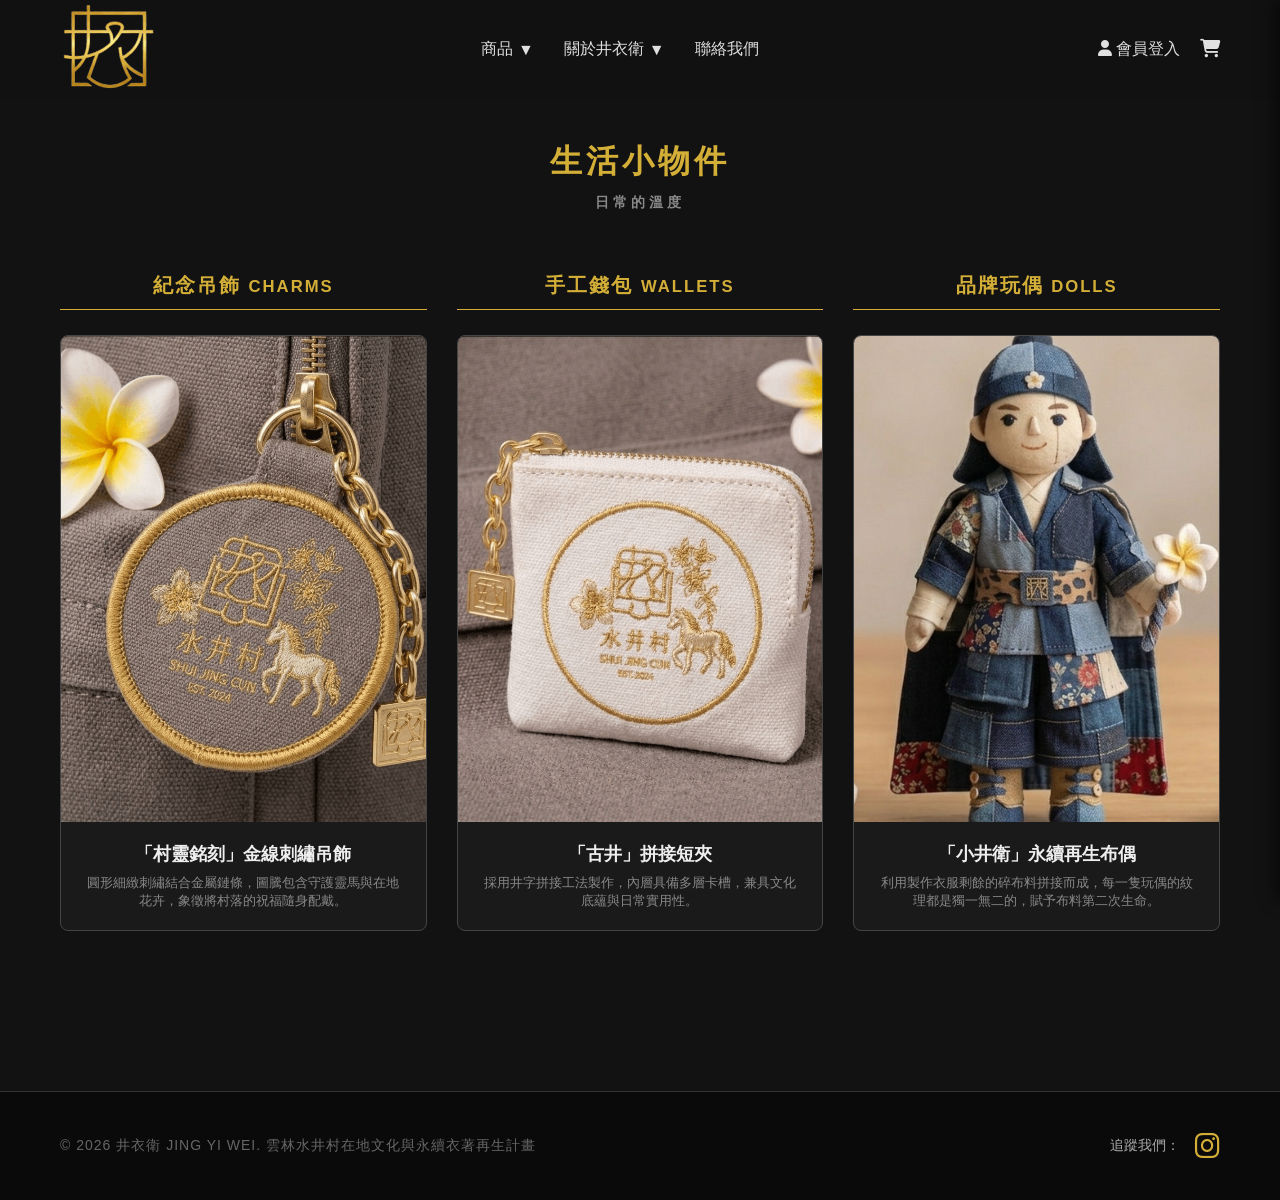
<file: lifestyle.html>
<!DOCTYPE html>
<html lang="zh-TW">
<head>
    <meta charset="UTF-8">
    <meta name="viewport" content="width=device-width, initial-scale=1.0">
    <title>生活小物件 | 井衣衛</title>
    <link rel="stylesheet" href="./css/style.css">
    <link rel="stylesheet" href="./css/category.css">
    <link rel="stylesheet" href="https://cdnjs.cloudflare.com/ajax/libs/font-awesome/6.5.1/css/all.min.css">
    <style>
    /* 改成三欄網格排版 */
    .lifestyle-grid-container {
        display: grid;
        grid-template-columns: repeat(3, 1fr); /* 平分三格 */
        gap: 30px;
        margin-top: 50px;
        max-width: 1200px;
        margin-left: auto;
        margin-right: auto;
    }

    .lifestyle-section {
        /* 移除原本的 flex: 1，交給 grid 處理 */
        width: 100%;
    }

    .section-title {
        color: var(--gold-primary);
        border-bottom: 1px solid var(--gold-primary);
        padding-bottom: 10px;
        margin-bottom: 25px;
        text-align: center;
        font-size: 20px; /* 稍微縮小字體以適應三欄 */
        letter-spacing: 2px;
    }

    /* 讓內層商品也變單欄大圖顯示 */
    .product-grid {
        display: grid;
        grid-template-columns: 1fr;
        gap: 20px;
    }
</style>
</head>
<body>

    <!-- 修正後的頂部導覽列 -->
    <header id="navbar">
        <div class="nav-container">
            <a href="index.html" class="logo">
                <img src="./img/Logo_topl (1).png" alt="井衣衛 Logo">
            </a>
            
            <ul class="nav-menu">
                <li class="dropdown">
                    <a href="#">商品 <span>▼</span></a>
                    <ul class="dropdown-menu">
                        <li><a href="category.html">穿搭類 (文化的鎧甲)</a></li>
                        <li><a href="bags.html">包袋類 (記憶的載體)</a></li>
                        <li><a href="lifestyle.html">生活小物件</a></li>
                        <li><a href="decor.html">居家裝飾</a></li>
                    </ul>
                </li>
                <li class="dropdown">
                    <a href="#">關於井衣衛 <span>▼</span></a>
                    <ul class="dropdown-menu">
                        <li><a href="story.html">水井村鑿井故事</a></li>
                        <li><a href="sustainability.html">永續再生理念</a></li>
                        <li><a href="team.html">我們的團隊</a></li>
                    </ul>
                </li>
                <li><a href="contact.html">聯絡我們</a></li>
            </ul>

            <div class="nav-actions" style="display: flex; gap: 20px; margin-left: 20px; align-items: center;">
                <!-- 登入按鈕 -->
                <a href="#" id="login-btn" style="color: var(--text-light); text-decoration: none; font-size: 16px;">
                    <i class="fa-solid fa-user"></i> <span id="user-name">會員登入</span>
                </a>
                <!-- 購物車按鈕 -->
                <a href="#" id="cart-btn" style="color: var(--text-light); text-decoration: none; font-size: 18px; position: relative;">
                    <i class="fa-solid fa-cart-shopping"></i>
                    <span id="cart-count" style="position: absolute; top: -10px; right: -15px; background: red; color: white; font-size: 12px; border-radius: 50%; padding: 2px 6px; font-weight: bold; display: none;">0</span>
                </a> <!-- ✅ 補上這個 </a> -->
            </div> <!-- ✅ 關閉 nav-actions -->
        </div> <!-- ✅ 補上這個關閉 nav-container 的 div -->
    </header>
    
    <main class="category-main">
    <h1 class="page-title">生活小物件 <small>日常的溫度</small></h1>

    <!-- ★ 1. 檢查這行：有沒有這個 class 名稱？ -->
    <div class="lifestyle-grid-container">
        
        <section class="lifestyle-section">
            <h2 class="section-title">紀念吊飾 <small>CHARMS</small></h2>
            <div class="product-grid" id="charm-group"></div>
        </section>

        <section class="lifestyle-section">
            <h2 class="section-title">手工錢包 <small>WALLETS</small></h2>
            <div class="product-grid" id="wallet-group"></div>
        </section>

        <section class="lifestyle-section">
            <h2 class="section-title">品牌玩偶 <small>DOLLS</small></h2>
            <div class="product-grid" id="doll-group"></div>
        </section>

    </div>
</main>

    <script src="./js/script.js"></script>
    <script>
        document.addEventListener("DOMContentLoaded", function() {
            fetch('products.json')
                .then(response => response.json())
                .then(data => {
                    const charmGroup = document.getElementById('charm-group');
                    const walletGroup = document.getElementById('wallet-group'); // 新增
                    const dollGroup = document.getElementById('doll-group');

                    Object.keys(data).forEach(id => {
                        const p = data[id];
                        if (p.category === 'lifestyle') {
                            const itemHTML = `
                                <a href="product.html?id=${id}" class="category-item">
                                    <div class="item-card">
                                        <div class="item-img-box">
                                            <img src="${p.mainImg}" alt="${p.name}">
                                        </div>
                                        <div class="item-info">
                                            <h3>${p.name}</h3>
                                            <p class="item-price" style="color: #888; font-size: 13px;">${p.description || ''}</p>
                                        </div>
                                    </div>
                                </a>
                            `;

                            // 根據 subCategory 填入對應區塊
                            if (p.subCategory === 'charm') {
                                charmGroup.innerHTML += itemHTML;
                            } else if (p.subCategory === 'wallet') {
                                walletGroup.innerHTML += itemHTML; // 新增
                            } else if (p.subCategory === 'doll') {
                                dollGroup.innerHTML += itemHTML;
                            }
                        }
                    });
                });
        });
    </script>
    <footer class="site-footer">
        <div class="footer-container">
            <div class="footer-info">
                <p>&copy; 2026 井衣衛 JING YI WEI. 雲林水井村在地文化與永續衣著再生計畫</p>
            </div>
            <div class="footer-social">
                <span>追蹤我們：</span>
                <!-- ★ 請把下面的連結換成你們真正的 IG 網址 ★ -->
                <a href="https://www.instagram.com/jingyiwei_official" target="_blank" class="ig-icon">
                    <i class="fa-brands fa-instagram"></i> <!-- 這裡用 fa-brands 會更精準 -->
                </a>
            </div>
        </div>
    </footer>
    <!-- 購物車側邊欄 (預設隱藏) -->
    <div id="cart-drawer" class="cart-drawer">
        <div class="cart-header">
            <h2>我的購物車</h2>
            <button id="close-cart"><i class="fa-solid fa-xmark"></i></button>
        </div>
        <div class="cart-items" id="cart-items-container">
            <!-- JS 會把商品渲染在這裡 -->
        </div>
        <div class="cart-footer">
            <div class="cart-total">總計：<span style="color:var(--gold-primary)">NT. <span id="cart-total-price">0</span></span></div>
            <button id="checkout-btn" class="checkout-btn">前往結帳</button>
        </div>
    </div>
    
    <!-- 購物車的背景遮罩 -->
    <div id="cart-overlay" class="cart-overlay"></div>
</body>
</html>
</file>
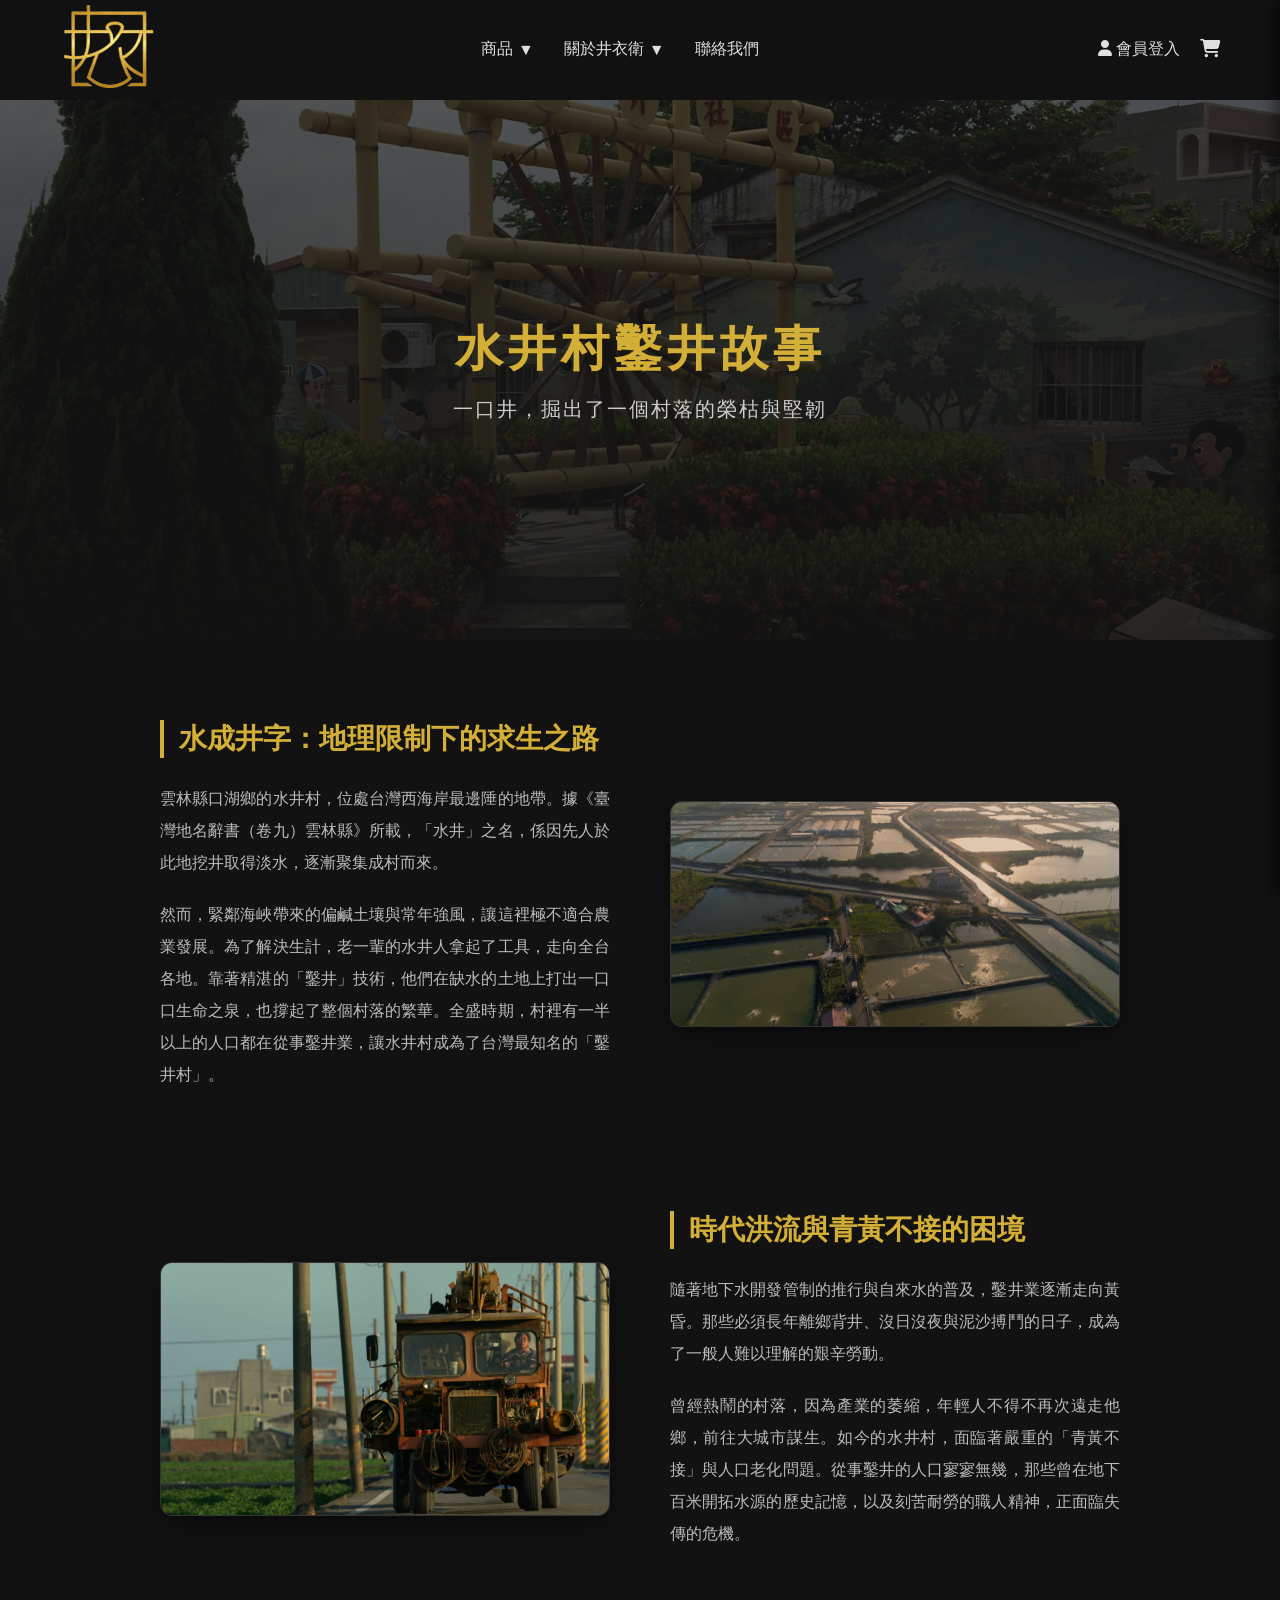
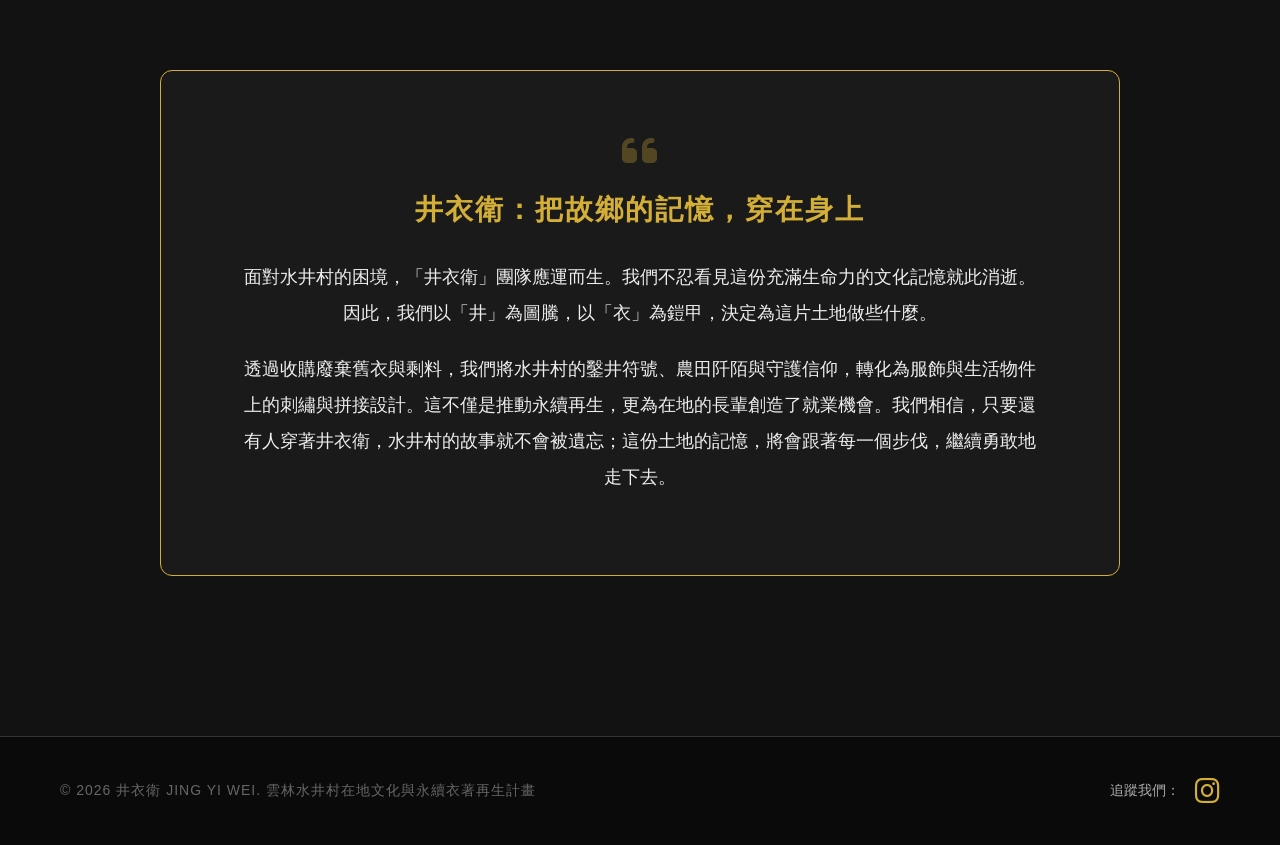
<file: story.html>
<!DOCTYPE html>
<html lang="zh-TW">
<head>
    <meta charset="UTF-8">
    <meta name="viewport" content="width=device-width, initial-scale=1.0">
    <title>水井村鑿井故事 | 井衣衛 JING YI WEI</title>
    <link rel="stylesheet" href="./css/style.css">
    <link rel="stylesheet" href="./css/story.css"> <!-- 這個頁面專屬的樣式 -->
    <link rel="stylesheet" href="https://cdnjs.cloudflare.com/ajax/libs/font-awesome/6.5.1/css/all.min.css">
</head>
<body>

    <!-- 修正後的頂部導覽列 -->
    <header id="navbar">
        <div class="nav-container">
            <a href="index.html" class="logo">
                <img src="./img/Logo_topl (1).png" alt="井衣衛 Logo">
            </a>
            
            <ul class="nav-menu">
                <li class="dropdown">
                    <a href="#">商品 <span>▼</span></a>
                    <ul class="dropdown-menu">
                        <li><a href="category.html">穿搭類 (文化的鎧甲)</a></li>
                        <li><a href="bags.html">包袋類 (記憶的載體)</a></li>
                        <li><a href="lifestyle.html">生活小物件</a></li>
                        <li><a href="decor.html">居家裝飾</a></li>
                    </ul>
                </li>
                <li class="dropdown">
                    <a href="#">關於井衣衛 <span>▼</span></a>
                    <ul class="dropdown-menu">
                        <li><a href="story.html">水井村鑿井故事</a></li>
                        <li><a href="sustainability.html">永續再生理念</a></li>
                        <li><a href="team.html">我們的團隊</a></li>
                    </ul>
                </li>
                <li><a href="contact.html">聯絡我們</a></li>
            </ul>

            <div class="nav-actions" style="display: flex; gap: 20px; margin-left: 20px; align-items: center;">
                <!-- 登入按鈕 -->
                <a href="#" id="login-btn" style="color: var(--text-light); text-decoration: none; font-size: 16px;">
                    <i class="fa-solid fa-user"></i> <span id="user-name">會員登入</span>
                </a>
                <!-- 購物車按鈕 -->
                <a href="#" id="cart-btn" style="color: var(--text-light); text-decoration: none; font-size: 18px; position: relative;">
                    <i class="fa-solid fa-cart-shopping"></i>
                    <span id="cart-count" style="position: absolute; top: -10px; right: -15px; background: red; color: white; font-size: 12px; border-radius: 50%; padding: 2px 6px; font-weight: bold; display: none;">0</span>
                </a> <!-- ✅ 補上這個 </a> -->
            </div> <!-- ✅ 關閉 nav-actions -->
        </div> <!-- ✅ 補上這個關閉 nav-container 的 div -->
    </header>

    <!-- 故事大標題區塊 -->
    <div class="story-hero">
        <div class="story-hero-content">
            <h1>水井村鑿井故事</h1>
            <p>一口井，掘出了一個村落的榮枯與堅韌</p>
        </div>
    </div>

    <!-- 故事敘述內容區塊 -->
    <main class="story-main">
        
        <!-- 第一段：歷史與發展 -->
        <section class="story-section">
            <div class="story-text">
                <h2>水成井字：地理限制下的求生之路</h2>
                <p>雲林縣口湖鄉的水井村，位處台灣西海岸最邊陲的地帶。據《臺灣地名辭書（卷九）雲林縣》所載，「水井」之名，係因先人於此地挖井取得淡水，逐漸聚集成村而來。</p>
                <p>然而，緊鄰海峽帶來的偏鹹土壤與常年強風，讓這裡極不適合農業發展。為了解決生計，老一輩的水井人拿起了工具，走向全台各地。靠著精湛的「鑿井」技術，他們在缺水的土地上打出一口口生命之泉，也撐起了整個村落的繁華。全盛時期，村裡有一半以上的人口都在從事鑿井業，讓水井村成為了台灣最知名的「鑿井村」。</p>
            </div>
            <div class="story-image">
                <!-- 建議放一張早期農村、水井或老照片 -->
                <img src="./img/story_bg.jpg" alt="水井村早期風貌">
            </div>
        </section>

        <!-- 第二段：衰退與困境 (圖文反轉排版) -->
        <section class="story-section reverse">
            <div class="story-text">
                <h2>時代洪流與青黃不接的困境</h2>
                <p>隨著地下水開發管制的推行與自來水的普及，鑿井業逐漸走向黃昏。那些必須長年離鄉背井、沒日沒夜與泥沙搏鬥的日子，成為了一般人難以理解的艱辛勞動。</p>
                <p>曾經熱鬧的村落，因為產業的萎縮，年輕人不得不再次遠走他鄉，前往大城市謀生。如今的水井村，面臨著嚴重的「青黃不接」與人口老化問題。從事鑿井的人口寥寥無幾，那些曾在地下百米開拓水源的歷史記憶，以及刻苦耐勞的職人精神，正面臨失傳的危機。</p>
            </div>
            <div class="story-image">
                <!-- 建議放一張空蕩的村落街道或佈滿歲月痕跡的工具照片 -->
                <img src="./img/story_4.jpg" alt="青黃不接的水井村">
            </div>
        </section>

        <!-- 第三段：井衣衛的誕生 (滿版引言設計) -->
        <section class="story-mission">
            <div class="mission-content">
                <i class="fa-solid fa-quote-left quote-icon"></i>
                <h2>井衣衛：把故鄉的記憶，穿在身上</h2>
                <p>面對水井村的困境，「井衣衛」團隊應運而生。我們不忍看見這份充滿生命力的文化記憶就此消逝。因此，我們以「井」為圖騰，以「衣」為鎧甲，決定為這片土地做些什麼。</p>
                <p>透過收購廢棄舊衣與剩料，我們將水井村的鑿井符號、農田阡陌與守護信仰，轉化為服飾與生活物件上的刺繡與拼接設計。這不僅是推動永續再生，更為在地的長輩創造了就業機會。我們相信，只要還有人穿著井衣衛，水井村的故事就不會被遺忘；這份土地的記憶，將會跟著每一個步伐，繼續勇敢地走下去。</p>
            </div>
        </section>

    </main>

    <!-- 頁尾 Footer -->
    <footer class="site-footer">
        <div class="footer-container">
            <div class="footer-info">
                <p>&copy; 2026 井衣衛 JING YI WEI. 雲林水井村在地文化與永續衣著再生計畫</p>
            </div>
            <div class="footer-social">
                <span>追蹤我們：</span>
                <a href="https://www.instagram.com/jingyiwei_official" target="_blank" class="ig-icon">
                    <i class="fa-brands fa-instagram"></i>
                </a>
            </div>
        </div>
    </footer>
    <!-- 購物車側邊欄 (預設隱藏) -->
    <div id="cart-drawer" class="cart-drawer">
        <div class="cart-header">
            <h2>我的購物車</h2>
            <button id="close-cart"><i class="fa-solid fa-xmark"></i></button>
        </div>
        <div class="cart-items" id="cart-items-container">
            <!-- JS 會把商品渲染在這裡 -->
        </div>
        <div class="cart-footer">
            <div class="cart-total">總計：<span style="color:var(--gold-primary)">NT. <span id="cart-total-price">0</span></span></div>
            <button id="checkout-btn" class="checkout-btn">前往結帳</button>
        </div>
    </div>
    
    <!-- 購物車的背景遮罩 -->
    <div id="cart-overlay" class="cart-overlay"></div>

    <script src="./js/script.js"></script>
</body>
</html>
</file>
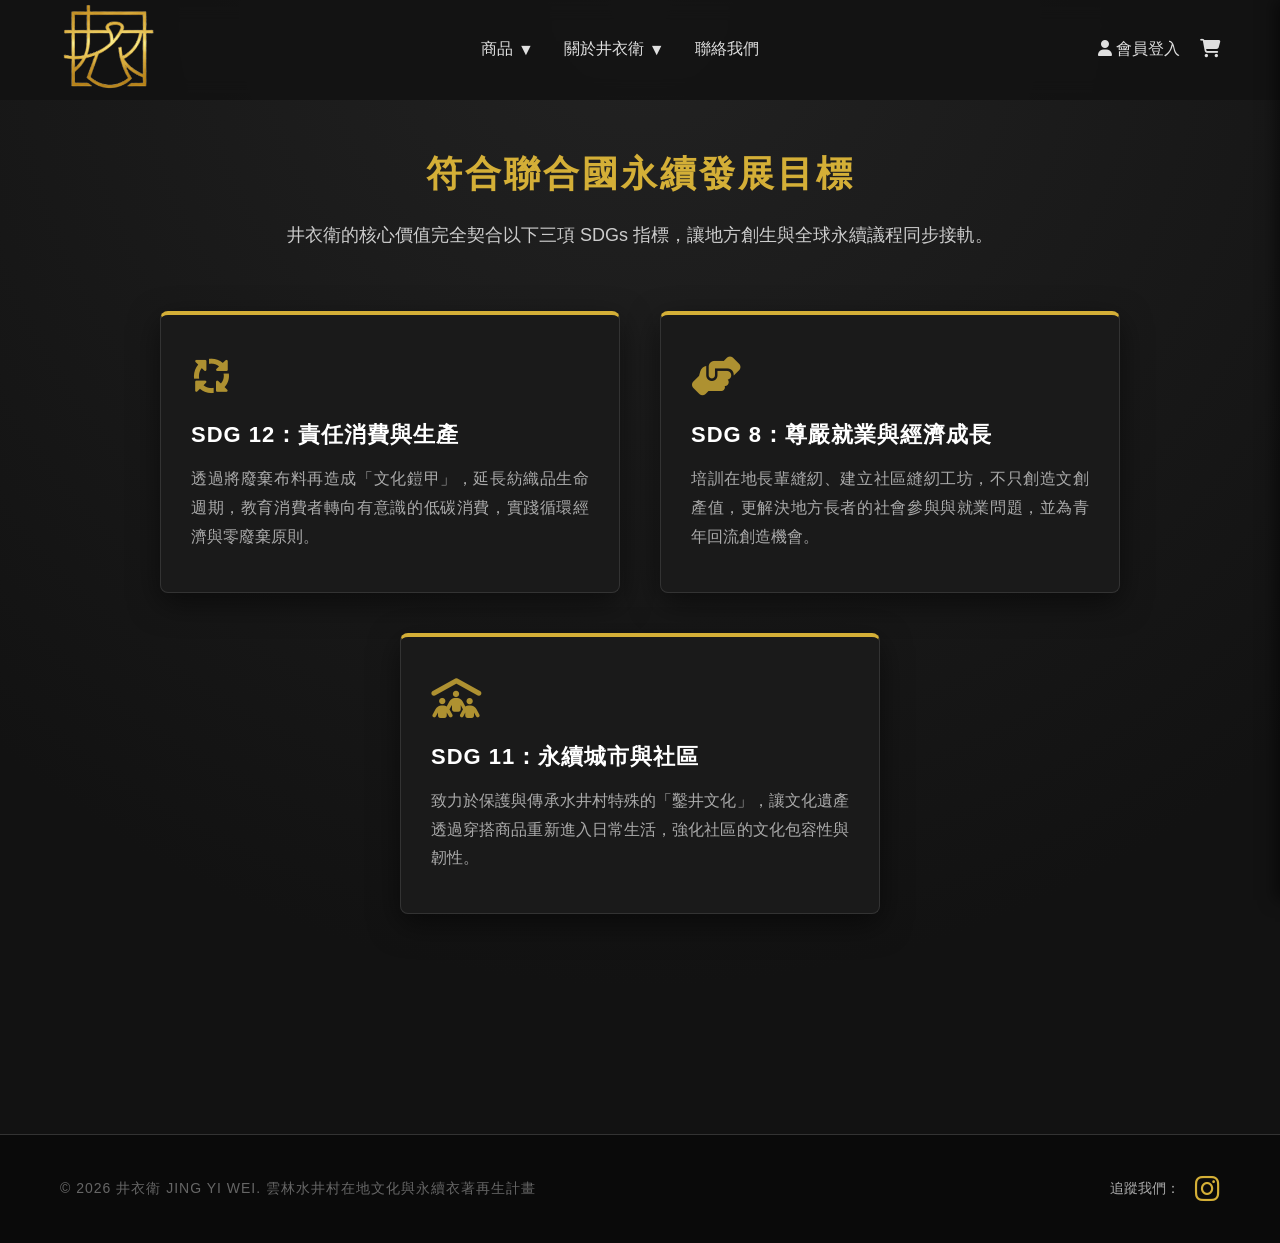
<file: sustainability.html>
<!DOCTYPE html>
<html lang="zh-TW">
<head>
    <meta charset="UTF-8">
    <meta name="viewport" content="width=device-width, initial-scale=1.0">
    <title>永續再生理念 | 井衣衛 JING YI WEI</title>
    <link rel="stylesheet" href="./css/style.css">
    <link rel="stylesheet" href="./css/sdgs.css"> <!-- 專屬排版 CSS -->
    <link rel="stylesheet" href="https://cdnjs.cloudflare.com/ajax/libs/font-awesome/6.5.1/css/all.min.css">
</head>
<body>

    <!-- 修正後的頂部導覽列 -->
    <header id="navbar">
        <div class="nav-container">
            <a href="index.html" class="logo">
                <img src="./img/Logo_topl (1).png" alt="井衣衛 Logo">
            </a>
            
            <ul class="nav-menu">
                <li class="dropdown">
                    <a href="#">商品 <span>▼</span></a>
                    <ul class="dropdown-menu">
                        <li><a href="category.html">穿搭類 (文化的鎧甲)</a></li>
                        <li><a href="bags.html">包袋類 (記憶的載體)</a></li>
                        <li><a href="lifestyle.html">生活小物件</a></li>
                        <li><a href="decor.html">居家裝飾</a></li>
                    </ul>
                </li>
                <li class="dropdown">
                    <a href="#">關於井衣衛 <span>▼</span></a>
                    <ul class="dropdown-menu">
                        <li><a href="story.html">水井村鑿井故事</a></li>
                        <li><a href="sustainability.html">永續再生理念</a></li>
                        <li><a href="team.html">我們的團隊</a></li>
                    </ul>
                </li>
                <li><a href="contact.html">聯絡我們</a></li>
            </ul>

            <div class="nav-actions" style="display: flex; gap: 20px; margin-left: 20px; align-items: center;">
                <!-- 登入按鈕 -->
                <a href="#" id="login-btn" style="color: var(--text-light); text-decoration: none; font-size: 16px;">
                    <i class="fa-solid fa-user"></i> <span id="user-name">會員登入</span>
                </a>
                <!-- 購物車按鈕 -->
                <a href="#" id="cart-btn" style="color: var(--text-light); text-decoration: none; font-size: 18px; position: relative;">
                    <i class="fa-solid fa-cart-shopping"></i>
                    <span id="cart-count" style="position: absolute; top: -10px; right: -15px; background: red; color: white; font-size: 12px; border-radius: 50%; padding: 2px 6px; font-weight: bold; display: none;">0</span>
                </a> <!-- ✅ 補上這個 </a> -->
            </div> <!-- ✅ 關閉 nav-actions -->
        </div> <!-- ✅ 補上這個關閉 nav-container 的 div -->
    </header>

    <main class="sdgs-main">
        <!-- 頁面標題 -->
        <div class="sdgs-header">
            <h1>符合聯合國永續發展目標</h1>
            <p>井衣衛的核心價值完全契合以下三項 SDGs 指標，讓地方創生與全球永續議程同步接軌。</p>
        </div>

        <!-- SDGs 卡片區塊 -->
        <div class="sdgs-container">
            
            <!-- 上排：左右兩個 -->
            <div class="sdgs-row">
                <!-- SDG 12 -->
                <div class="sdg-card">
                    <div class="sdg-icon"><i class="fa-solid fa-arrows-spin"></i></div>
                    <h2>SDG 12：責任消費與生產</h2>
                    <p>透過將廢棄布料再造成「文化鎧甲」，延長紡織品生命週期，教育消費者轉向有意識的低碳消費，實踐循環經濟與零廢棄原則。</p>
                </div>

                <!-- SDG 8 -->
                <div class="sdg-card">
                    <div class="sdg-icon"><i class="fa-solid fa-handshake-angle"></i></div>
                    <h2>SDG 8：尊嚴就業與經濟成長</h2>
                    <p>培訓在地長輩縫紉、建立社區縫紉工坊，不只創造文創產值，更解決地方長者的社會參與與就業問題，並為青年回流創造機會。</p>
                </div>
            </div>

            <!-- 下排：置中一個 -->
            <div class="sdgs-row center">
                <!-- SDG 11 -->
                <div class="sdg-card">
                    <div class="sdg-icon"><i class="fa-solid fa-people-roof"></i></div>
                    <h2>SDG 11：永續城市與社區</h2>
                    <p>致力於保護與傳承水井村特殊的「鑿井文化」，讓文化遺產透過穿搭商品重新進入日常生活，強化社區的文化包容性與韌性。</p>
                </div>
            </div>

        </div>
    </main>

    <!-- 頁尾 Footer -->
    <footer class="site-footer">
        <div class="footer-container">
            <div class="footer-info">
                <p>&copy; 2026 井衣衛 JING YI WEI. 雲林水井村在地文化與永續衣著再生計畫</p>
            </div>
            <div class="footer-social">
                <span>追蹤我們：</span>
                <a href="https://www.instagram.com/jingyiwei_official" target="_blank" class="ig-icon">
                    <i class="fa-brands fa-instagram"></i>
                </a>
            </div>
        </div>
    </footer>
    <!-- 購物車側邊欄 (預設隱藏) -->
    <div id="cart-drawer" class="cart-drawer">
        <div class="cart-header">
            <h2>我的購物車</h2>
            <button id="close-cart"><i class="fa-solid fa-xmark"></i></button>
        </div>
        <div class="cart-items" id="cart-items-container">
            <!-- JS 會把商品渲染在這裡 -->
        </div>
        <div class="cart-footer">
            <div class="cart-total">總計：<span style="color:var(--gold-primary)">NT. <span id="cart-total-price">0</span></span></div>
            <button id="checkout-btn" class="checkout-btn">前往結帳</button>
        </div>
    </div>
    
    <!-- 購物車的背景遮罩 -->
    <div id="cart-overlay" class="cart-overlay"></div>

    <script src="./js/script.js"></script>
</body>
</html>
</file>
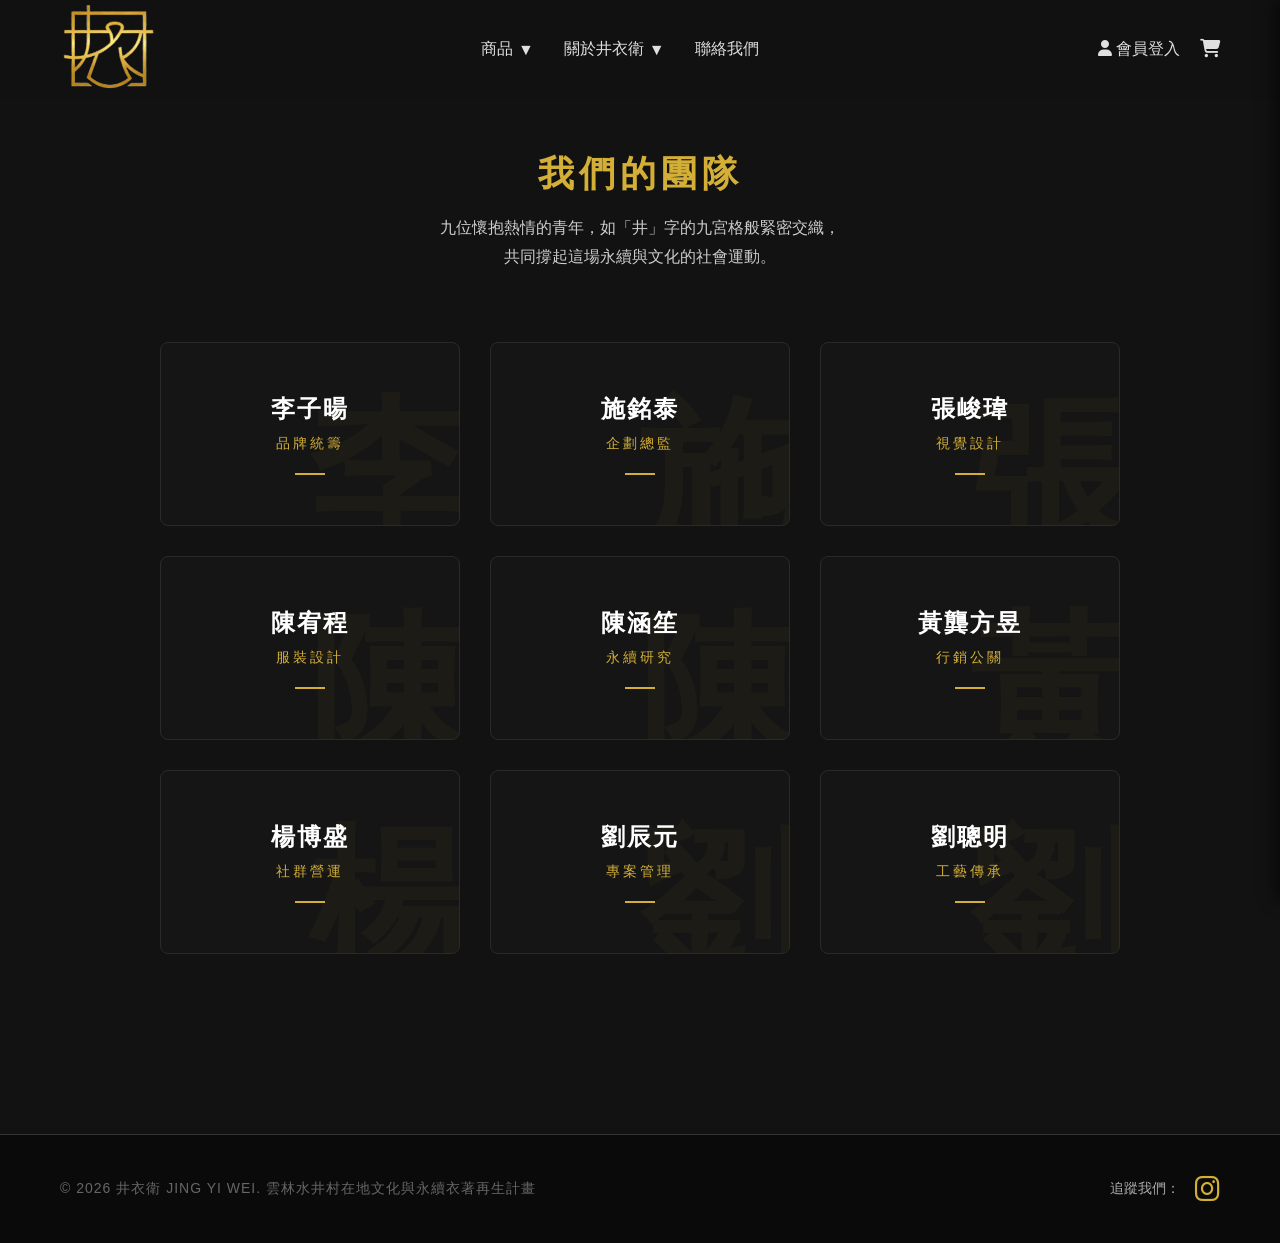
<file: team.html>
<!DOCTYPE html>
<html lang="zh-TW">
<head>
    <meta charset="UTF-8">
    <meta name="viewport" content="width=device-width, initial-scale=1.0">
    <title>我們的團隊 | 井衣衛 JING YI WEI</title>
    <link rel="stylesheet" href="./css/style.css">
    <link rel="stylesheet" href="./css/team.css"> <!-- 團隊頁面專屬 CSS -->
    <link rel="stylesheet" href="https://cdnjs.cloudflare.com/ajax/libs/font-awesome/6.5.1/css/all.min.css">
</head>
<body>

   <!-- 修正後的頂部導覽列 -->
    <header id="navbar">
        <div class="nav-container">
            <a href="index.html" class="logo">
                <img src="./img/Logo_topl (1).png" alt="井衣衛 Logo">
            </a>
            
            <ul class="nav-menu">
                <li class="dropdown">
                    <a href="#">商品 <span>▼</span></a>
                    <ul class="dropdown-menu">
                        <li><a href="category.html">穿搭類 (文化的鎧甲)</a></li>
                        <li><a href="bags.html">包袋類 (記憶的載體)</a></li>
                        <li><a href="lifestyle.html">生活小物件</a></li>
                        <li><a href="decor.html">居家裝飾</a></li>
                    </ul>
                </li>
                <li class="dropdown">
                    <a href="#">關於井衣衛 <span>▼</span></a>
                    <ul class="dropdown-menu">
                        <li><a href="story.html">水井村鑿井故事</a></li>
                        <li><a href="sustainability.html">永續再生理念</a></li>
                        <li><a href="team.html">我們的團隊</a></li>
                    </ul>
                </li>
                <li><a href="contact.html">聯絡我們</a></li>
            </ul>

            <div class="nav-actions" style="display: flex; gap: 20px; margin-left: 20px; align-items: center;">
                <!-- 登入按鈕 -->
                <a href="#" id="login-btn" style="color: var(--text-light); text-decoration: none; font-size: 16px;">
                    <i class="fa-solid fa-user"></i> <span id="user-name">會員登入</span>
                </a>
                <!-- 購物車按鈕 -->
                <a href="#" id="cart-btn" style="color: var(--text-light); text-decoration: none; font-size: 18px; position: relative;">
                    <i class="fa-solid fa-cart-shopping"></i>
                    <span id="cart-count" style="position: absolute; top: -10px; right: -15px; background: red; color: white; font-size: 12px; border-radius: 50%; padding: 2px 6px; font-weight: bold; display: none;">0</span>
                </a> <!-- ✅ 補上這個 </a> -->
            </div> <!-- ✅ 關閉 nav-actions -->
        </div> <!-- ✅ 補上這個關閉 nav-container 的 div -->
    </header>

    <main class="team-main">
        <!-- 標題區塊 -->
        <div class="team-header">
            <h1>我們的團隊</h1>
            <p>九位懷抱熱情的青年，如「井」字的九宮格般緊密交織，<br>共同撐起這場永續與文化的社會運動。</p>
        </div>

        <!-- 3x3 井字九宮格陣列 -->
        <div class="team-grid">
            
            <!-- 成員 1 -->
            <div class="team-card">
                <div class="bg-surname">李</div>
                <div class="card-content">
                    <h3>李子暘</h3>
                    <p class="role">品牌統籌</p>
                    <div class="decor-line"></div>
                </div>
            </div>

            <!-- 成員 2 -->
            <div class="team-card">
                <div class="bg-surname">施</div>
                <div class="card-content">
                    <h3>施銘泰</h3>
                    <p class="role">企劃總監</p>
                    <div class="decor-line"></div>
                </div>
            </div>

            <!-- 成員 3 -->
            <div class="team-card">
                <div class="bg-surname">張</div>
                <div class="card-content">
                    <h3>張峻瑋</h3>
                    <p class="role">視覺設計</p>
                    <div class="decor-line"></div>
                </div>
            </div>

            <!-- 成員 4 -->
            <div class="team-card">
                <div class="bg-surname">陳</div>
                <div class="card-content">
                    <h3>陳宥程</h3>
                    <p class="role">服裝設計</p>
                    <div class="decor-line"></div>
                </div>
            </div>

            <!-- 成員 5 -->
            <div class="team-card">
                <div class="bg-surname">陳</div>
                <div class="card-content">
                    <h3>陳涵笙</h3>
                    <p class="role">永續研究</p>
                    <div class="decor-line"></div>
                </div>
            </div>

            <!-- 成員 6 -->
            <div class="team-card">
                <div class="bg-surname">黃</div>
                <div class="card-content">
                    <h3>黃龔方昱</h3>
                    <p class="role">行銷公關</p>
                    <div class="decor-line"></div>
                </div>
            </div>

            <!-- 成員 7 -->
            <div class="team-card">
                <div class="bg-surname">楊</div>
                <div class="card-content">
                    <h3>楊博盛</h3>
                    <p class="role">社群營運</p>
                    <div class="decor-line"></div>
                </div>
            </div>

            <!-- 成員 8 -->
            <div class="team-card">
                <div class="bg-surname">劉</div>
                <div class="card-content">
                    <h3>劉辰元</h3>
                    <p class="role">專案管理</p>
                    <div class="decor-line"></div>
                </div>
            </div>

            <!-- 成員 9 -->
            <div class="team-card">
                <div class="bg-surname">劉</div>
                <div class="card-content">
                    <h3>劉聰明</h3>
                    <p class="role">工藝傳承</p>
                    <div class="decor-line"></div>
                </div>
            </div>

        </div>
    </main>

    <!-- 頁尾 Footer -->
    <footer class="site-footer">
        <div class="footer-container">
            <div class="footer-info">
                <p>&copy; 2026 井衣衛 JING YI WEI. 雲林水井村在地文化與永續衣著再生計畫</p>
            </div>
            <div class="footer-social">
                <span>追蹤我們：</span>
                <a href="https://www.instagram.com/jingyiwei_official" target="_blank" class="ig-icon">
                    <i class="fa-brands fa-instagram"></i>
                </a>
            </div>
        </div>
    </footer>
    <!-- 購物車側邊欄 (預設隱藏) -->
    <div id="cart-drawer" class="cart-drawer">
        <div class="cart-header">
            <h2>我的購物車</h2>
            <button id="close-cart"><i class="fa-solid fa-xmark"></i></button>
        </div>
        <div class="cart-items" id="cart-items-container">
            <!-- JS 會把商品渲染在這裡 -->
        </div>
        <div class="cart-footer">
            <div class="cart-total">總計：<span style="color:var(--gold-primary)">NT. <span id="cart-total-price">0</span></span></div>
            <button id="checkout-btn" class="checkout-btn">前往結帳</button>
        </div>
    </div>
    
    <!-- 購物車的背景遮罩 -->
    <div id="cart-overlay" class="cart-overlay"></div>

    <script src="./js/script.js"></script>
</body>
</html>
</file>
<file: css/style.css>
/* CSS 變數：深色與金色主題 */
:root {
    --bg-color: #121212;
    --nav-bg: rgba(18, 18, 18, 0.85); /* 稍微透明一點，搭配 JS 使用 */
    --gold-primary: #D4AF37;
    --gold-hover: #F9E596;
    --text-light: #E0E0E0;
    --text-dark: #121212;
}

/* 基礎重置 */
* {
    margin: 0;
    padding: 0;
    box-sizing: border-box;
    font-family: "Noto Sans TC", "Microsoft JhengHei", sans-serif;
}

body {
    background-color: var(--bg-color);
    color: var(--text-light);
    overflow-x: hidden;
}

/* ================= 導覽列 Navbar ================= */
header {
    position: fixed;
    top: 0;
    width: 100%;
    height: 100px;
    background-color: var(--nav-bg);
    border-bottom: 1px solid transparent; 
    z-index: 1000;
    backdrop-filter: blur(10px);
    transition: all 0.3s ease;
    
    /* 這裡原本的 display: flex 和 padding 都要刪掉 */
    display: block; 
    padding: 0; 
}

/* 新增：控制導覽列內容的容器 */
.nav-container {
    max-width: 1200px; /* ★ 重要：設定跟下方商品區塊一樣的最大寬度 */
    margin: 0 auto;    /* ★ 重要：讓這個容器居中 */
    height: 100%;
    display: flex;
    justify-content: space-between; /* 讓 Logo 在左，選單在右 */
    align-items: center;
    padding: 0 20px;   /* 留一點點左右邊距，避免貼死 */
}

/* 當網頁往下捲動時，透過 JS 加上的 class */
header.scrolled {
    border-bottom: 1px solid var(--gold-primary);
    background-color: rgba(18, 18, 18, 0.98);
    box-shadow: 0 4px 10px rgba(0, 0, 0, 0.5);
}

/* 新增：Logo 圖片設定 */
.logo {
    display: flex;
    align-items: center;
    height: 100%;
}

.logo img {
    height: 95px;  /* 👈 這裡原本是 60px，你可以改成 80px ~ 90px 試試看 */
    width: auto;
    object-fit: contain;
}

.nav-menu {
    display: flex;
    list-style: none;
    gap: 30px;
}

.nav-menu > li {
    position: relative;
    padding: 20px 0;
}

.nav-menu a {
    color: var(--text-light);
    text-decoration: none;
    font-size: 16px;
    transition: color 0.3s ease;
    display: flex;
    align-items: center;
    gap: 5px;
}

.nav-menu a:hover {
    color: var(--gold-primary);
}

/* 下拉選單 */
.dropdown-menu {
    display: none;
    position: absolute;
    top: 100%;
    left: 50%;
    transform: translateX(-50%);
    background-color: #1A1A1A;
    border: 1px solid var(--gold-primary);
    list-style: none;
    min-width: 180px;
    box-shadow: 0 8px 16px rgba(0,0,0,0.5);
    border-radius: 4px;
    overflow: hidden;
}

.nav-menu li:hover .dropdown-menu {
    display: block;
    animation: fadeIn 0.3s ease;
}

.dropdown-menu li {
    border-bottom: 1px solid #333;
}

.dropdown-menu li:last-child {
    border-bottom: none;
}

.dropdown-menu a {
    padding: 12px 20px;
    display: block;
    font-size: 14px;
}

.dropdown-menu a:hover {
    background-color: var(--gold-primary);
    color: var(--text-dark);
}

/* ================= 英雄區塊 (主視覺) ================= */
.hero-section {
    min-height: 100vh;
    display: flex;
    flex-direction: column;
    justify-content: center;
    align-items: center;
    padding-top: 80px;
    background: radial-gradient(circle at center, #2a2a2a 0%, #121212 70%);
}

.slogan {
    color: var(--gold-primary);
    margin-bottom: 40px;
    font-size: 24px;
    letter-spacing: 3px;
}

.showcase-container {
    display: flex;
    gap: 60px;
    justify-content: center;
    align-items: center;
}

/* 翻轉卡片設計 */
.flip-card {
    background-color: transparent;
    width: 300px;
    height: 400px;
    perspective: 1000px;
    text-decoration: none;
}

.flip-card-inner {
    position: relative;
    width: 100%;
    height: 100%;
    text-align: center;
    transition: transform 0.8s;
    transform-style: preserve-3d;
    border: 2px solid var(--gold-primary);
    border-radius: 8px;
    box-shadow: 0 0 15px rgba(212, 175, 55, 0.2);
}

.flip-card:hover .flip-card-inner {
    transform: rotateY(180deg);
    box-shadow: 0 0 25px rgba(212, 175, 55, 0.6);
}

.flip-card-front, .flip-card-back {
    position: absolute;
    width: 100%;
    height: 100%;
    -webkit-backface-visibility: hidden;
    backface-visibility: hidden;
    border-radius: 6px;
    display: flex;
    flex-direction: column;
    justify-content: center;
    align-items: center;
    background-color: #222;
}

.flip-card-back {
    transform: rotateY(180deg);
    background-color: #1a1a1a;
}

.placeholder-text {
    color: var(--text-light);
    font-size: 18px;
    margin-top: 20px;
}

.detail-text {
    color: var(--gold-primary);
    font-size: 14px;
}

.gold-icon {
    font-size: 50px;
    color: var(--gold-primary);
}

/* ================= 內容擴充區塊 ================= */
.info-section {
    padding: 100px 10%;
    text-align: center;
    border-top: 1px solid #333;
}

.info-section h2 {
    color: var(--gold-primary);
    margin-bottom: 20px;
    font-size: 32px;
}

.info-section p {
    line-height: 1.8;
    font-size: 18px;
    color: #aaa;
    max-width: 800px;
    margin: 0 auto;
}

@keyframes fadeIn {
    from { opacity: 0; transform: translate(-50%, -10px); }
    to { opacity: 1; transform: translate(-50%, 0); }
}

/* ================= 商品圖片設定 ================= */
/* 請確保 style.css 最下方有這段 */
.product-img {
    width: 100%;
    height: 100%;
    object-fit: cover; 
    border-radius: 6px; 
    pointer-events: none; 
}

/* 為了讓圖片漂亮填滿，我們稍微修改一下正反面的背景色和內距 */
.flip-card-front, .flip-card-back {
    position: absolute;
    width: 100%;
    height: 100%;
    -webkit-backface-visibility: hidden;
    backface-visibility: hidden;
    border-radius: 6px;
    display: flex; /* 保留 flex */
    /* 移除原本的 padding 等設定，讓圖片可以貼齊邊緣 */
    background-color: transparent; 
}
/* ================= 頁尾 Footer 樣式 ================= */
.site-footer {
    background-color: #0a0a0a; /* 比背景更深一點的顏色 */
    padding: 40px 0;
    border-top: 1px solid #333;
    margin-top: 80px; /* 跟上方內容保持距離 */
}

.footer-container {
    max-width: 1200px;
    margin: 0 auto;
    display: flex;
    justify-content: space-between;
    align-items: center;
    padding: 0 20px;
}

.footer-info p {
    color: #666;
    font-size: 14px;
    letter-spacing: 1px;
}

.footer-social {
    display: flex;
    align-items: center;
    gap: 15px;
    color: #aaa;
    font-size: 14px;
}

/* IG 圖標本體樣式 */
.ig-icon {
    color: var(--gold-primary); /* 使用你的金色變數 */
    font-size: 28px; /* 圖標大小 */
    text-decoration: none;
    transition: all 0.3s ease;
    display: flex;
    align-items: center;
}

/* 滑鼠移上去變亮金色並稍微放大 */
.ig-icon:hover {
    color: var(--gold-hover);
    transform: scale(1.1);
    filter: drop-shadow(0 0 8px rgba(212, 175, 55, 0.5));
}

/* ================= 輪播區塊微調 ================= */
.spirit-section {
    padding: 100px 20px 60px 20px; /* 縮小底部間距，準備銜接宣言 */
    background-color: #121212;
}

/* ================= 品牌宣言區塊 (Manifesto) ================= */
.info-section.manifesto {
    padding: 80px 20px 120px 20px; /* 增加底部間距，營造結尾感 */
    /* 這裡加入一個微弱的漸層，讓它從輪播的深色過渡到更深一點的 Footer 色 */
    background: linear-gradient(to bottom, #121212, #0d0d0d); 
    text-align: center;
}

.manifesto-container {
    max-width: 800px;
    margin: 0 auto;
}

/* 在標題上方加入一條細細的金線，產生一種「這是一個總結」的儀式感 */
.gold-divider {
    width: 50px;
    height: 1px;
    background-color: var(--gold-primary);
    margin: 0 auto 40px auto;
    opacity: 0.6;
}

.info-section.manifesto h2 {
    color: var(--gold-primary);
    font-size: 32px;
    margin-bottom: 30px;
    letter-spacing: 4px;
    /* 讓字體看起來更像宣言 */
    font-weight: 500;
}

.info-section.manifesto p {
    line-height: 2;
    font-size: 18px;
    color: #aaa;
    max-width: 650px;
    margin: 0 auto 20px auto;
}

.spirit-title {
    color: var(--gold-primary);
    font-size: 32px;
    margin-bottom: 50px;
    letter-spacing: 3px;
}

.slider-container {
    display: flex;
    justify-content: center;
    align-items: center;
    gap: 40px;
    max-width: 1000px;
    margin: 0 auto;
}

/* 金色圓形按鈕 */
.slider-btn {
    background-color: var(--gold-primary);
    color: #121212;
    border: none;
    width: 60px;
    height: 60px;
    border-radius: 50%;
    cursor: pointer;
    font-size: 20px;
    display: flex;
    justify-content: center;
    align-items: center;
    transition: all 0.3s ease;
    box-shadow: 0 4px 15px rgba(212, 175, 55, 0.3);
    flex-shrink: 0; /* 防止按鈕被擠壓 */
}

.slider-btn:hover {
    background-color: var(--gold-hover);
    transform: scale(1.1);
}

.slider-content {
    flex: 1;
}

.spirit-image-wrapper {
    width: 100%;
    aspect-ratio: 16 / 9; /* 保持精緻的寬比例 */
    background-color: #222;
    border-radius: 20px;
    overflow: hidden;
    margin-bottom: 30px;
    border: 1px solid #333;
}

.spirit-image-wrapper img {
    width: 100%;
    height: 100%;
    object-fit: cover;
    transition: opacity 0.5s ease; /* 換圖時的淡入效果 */
}

.spirit-text {
    font-size: 18px;
    line-height: 1.8;
    color: #ccc;
    max-width: 600px;
    margin: 0 auto;
    min-height: 3em; /* 防止文字高度不同造成跳動 */
}
/* ================= 購物車側邊欄 ================= */
.cart-drawer {
    position: fixed;
    top: 0;
    right: -400px; /* 預設藏在畫面右邊外面 */
    width: 400px;
    height: 100vh;
    background-color: #1a1a1a;
    z-index: 2000;
    box-shadow: -5px 0 15px rgba(0,0,0,0.5);
    transition: right 0.3s ease;
    display: flex;
    flex-direction: column;
}

.cart-drawer.open {
    right: 0; /* 滑進畫面 */
}

.cart-overlay {
    position: fixed; top: 0; left: 0; width: 100%; height: 100%;
    background: rgba(0,0,0,0.7); z-index: 1999;
    display: none;
}

.cart-header {
    padding: 20px; border-bottom: 1px solid #333;
    display: flex; justify-content: space-between; align-items: center;
}
.cart-header h2 { color: var(--gold-primary); font-size: 20px; }
#close-cart { background: transparent; border: none; color: #fff; font-size: 24px; cursor: pointer; }

.cart-items {
    flex: 1; padding: 20px; overflow-y: auto; display: flex; flex-direction: column; gap: 15px;
}

/* 購物車裡的單個商品樣式 */
.cart-item-card {
    display: flex; gap: 15px; background: #222; padding: 10px; border-radius: 8px; align-items: center;
}
.cart-item-card img { width: 60px; height: 60px; object-fit: cover; border-radius: 4px; }
.cart-item-info { flex: 1; }
.cart-item-info h4 { color: #fff; font-size: 14px; margin-bottom: 5px; }
.cart-item-info p { color: #aaa; font-size: 12px; }

.cart-footer {
    padding: 20px; border-top: 1px solid #333; background: #121212;
}
.cart-total { font-size: 18px; color: #fff; margin-bottom: 15px; text-align: right; }
.checkout-btn {
    width: 100%; padding: 15px; background: var(--gold-primary); color: #121212;
    border: none; border-radius: 4px; font-size: 16px; font-weight: bold; cursor: pointer;
}
</file>
<file: css/category.css>
.category-main {
    padding-top: 140px;
    padding-bottom: 80px;
    max-width: 1200px;
    margin: 0 auto;
    padding-left: 20px;
    padding-right: 20px;
}

.page-title {
    color: var(--gold-primary);
    font-size: 32px;
    margin-bottom: 60px;
    text-align: center;
    letter-spacing: 4px;
}

.page-title small {
    display: block;
    font-size: 14px;
    color: #888;
    margin-top: 10px;
}

.category-group {
    margin-bottom: 80px;
}

.group-header {
    display: flex;
    justify-content: space-between;
    align-items: flex-end;
    border-bottom: 1px solid #333;
    padding-bottom: 15px;
    margin-bottom: 30px;
}

.group-header h2 {
    font-size: 24px;
    color: #fff;
}

.group-header h2 small {
    font-size: 14px;
    color: var(--gold-primary);
    margin-left: 10px;
}

.view-more {
    color: #888;
    text-decoration: none;
    font-size: 14px;
    transition: color 0.3s;
}

.view-more:hover {
    color: var(--gold-primary);
}

/* 商品格子排版 */
.product-grid {
    display: grid; /* ★ 這是關鍵，沒這行就不會變網格 */
    grid-template-columns: repeat(3, 1fr); /* 設定一排三個，每個佔 1/3 */
    gap: 30px; /* 圖片之間的間距 */
    width: 100%;
    margin-top: 20px;
}

/* 確保圖片高度一致，不然換行會亂掉 */
.item-img-box {
    width: 100%;
    aspect-ratio: 3/4; /* 或者 1/1 正方形 */
    background-color: #222; /* 圖片還沒載入時的底色 */
}


/* 複用首頁的翻轉卡片基礎，但稍微縮小尺寸 */
.category-item {
    text-decoration: none; /* ★ 這行可以移除預設的底線 */
    display: block;        /* 確保整塊都可以點擊 */
    color: inherit;        /* 讓文字繼承原本設定的顏色，不要變藍色 */
}
/* 當滑鼠移到卡片上時，標題文字變成金色 */
.category-item:hover .item-info h3 {
    color: var(--gold-primary);
    transition: color 0.3s ease;
}

/* 為了保險起見，也可以針對標題 H3 再設定一次 */
.item-info h3 {
    color: #eee;
    font-size: 18px;
    margin-bottom: 8px;
    text-decoration: none; /* 再次確保沒有底線 */
}

.item-card {
    border: 1px solid #444;
    border-radius: 8px;
    overflow: hidden;
    transition: all 0.3s ease;
    background: #1a1a1a;
    position: relative;
}

.item-card:hover {
    border-color: var(--gold-primary);
    transform: translateY(-5px);
}

.item-img-box {
    width: 100%;
    aspect-ratio: 3/4;
    overflow: hidden;
}

.item-img-box img {
    width: 100%;
    height: 100%;
    object-fit: cover;
    transition: transform 0.5s ease;
}

.item-card:hover .item-img-box img {
    transform: scale(1.1);
}

.item-info {
    padding: 20px;
    text-align: center;
}

.item-info h3 {
    color: #eee;
    font-size: 18px;
    margin-bottom: 8px;
}

.item-price {
    color: var(--gold-primary);
    font-size: 14px;
}
</file>
<file: css/contact.css>
/* ================= 聯絡我們專屬樣式 ================= */

.contact-main {
    padding-top: 150px;
    padding-bottom: 100px;
    max-width: 1200px;
    margin: 0 auto;
    min-height: 100vh;
}

/* 標題區塊 */
.contact-header {
    text-align: center;
    margin-bottom: 60px;
}

.contact-header h1 {
    color: var(--gold-primary);
    font-size: 36px;
    letter-spacing: 5px;
    margin-bottom: 15px;
}

.contact-header p {
    color: #ccc;
    font-size: 16px;
    line-height: 1.8;
}

/* 左右排版 */
.contact-container {
    display: flex;
    gap: 60px;
    padding: 0 20px;
    align-items: stretch;
}

/* 左側：地圖 */
.contact-left {
    flex: 1.2; /* 地圖佔比稍微大一點點 */
    background: #1a1a1a;
    border: 1px solid #333;
    border-radius: 12px;
    overflow: hidden;
    min-height: 500px;
    box-shadow: 0 10px 30px rgba(0,0,0,0.5);
    position: relative;
}

/* ★ 神奇的濾鏡：讓亮色的 Google Map 變成適合暗黑風格的色調 ★ */
.map-box iframe {
    filter: invert(90%) hue-rotate(180deg) brightness(90%) contrast(85%);
    transition: filter 0.5s ease;
}

/* 滑鼠移到地圖上時，恢復原本顏色方便觀看 */
.map-box:hover iframe {
    filter: invert(0) hue-rotate(0) brightness(100%) contrast(100%);
}

/* 右側：聯絡資訊 */
.contact-right {
    flex: 1;
    display: flex;
    flex-direction: column;
    justify-content: center;
}

.info-box h2 {
    color: #fff;
    font-size: 28px;
    letter-spacing: 2px;
}

.info-box h2 small {
    display: block;
    font-size: 14px;
    color: var(--gold-primary);
    margin-top: 8px;
    letter-spacing: 4px;
}

.info-box .decor-line {
    width: 60px;
    height: 2px;
    background-color: var(--gold-primary);
    margin: 20px 0 40px 0;
}

/* 聯絡條目 */
.info-list {
    display: flex;
    flex-direction: column;
    gap: 30px;
    margin-bottom: 50px;
}

.info-item {
    display: flex;
    align-items: flex-start;
    gap: 20px;
}

.info-item .icon {
    background-color: #1a1a1a;
    border: 1px solid var(--gold-primary);
    color: var(--gold-primary);
    width: 50px;
    height: 50px;
    border-radius: 50%;
    display: flex;
    justify-content: center;
    align-items: center;
    font-size: 20px;
    flex-shrink: 0;
}

.info-item .text h3 {
    color: #fff;
    font-size: 16px;
    margin-bottom: 5px;
}

.info-item .text a, .info-item .text p {
    color: #aaa;
    font-size: 16px;
    text-decoration: none;
    transition: color 0.3s;
}

.info-item .text a:hover {
    color: var(--gold-primary);
}

/* 社交平台按鈕 */
.social-section h3 {
    color: #fff;
    font-size: 16px;
    margin-bottom: 15px;
}

.social-links {
    display: flex;
    gap: 15px;
}

.social-btn {
    width: 45px;
    height: 45px;
    border-radius: 8px;
    background-color: #1a1a1a;
    border: 1px solid #333;
    color: #aaa;
    display: flex;
    justify-content: center;
    align-items: center;
    font-size: 20px;
    text-decoration: none;
    transition: all 0.3s;
}

.social-btn:hover {
    background-color: var(--gold-primary);
    color: #121212;
    border-color: var(--gold-primary);
    transform: translateY(-5px);
}

/* 手機版 RWD：變成上下疊加 */
@media screen and (max-width: 768px) {
    .contact-container {
        flex-direction: column;
    }
    .contact-left {
        min-height: 350px;
    }
}
</file>
<file: css/story.css>
/* ================= 水井村故事頁面專屬樣式 ================= */

/* 頂部大圖區塊 */
.story-hero {
    height: 60vh;
    min-height: 400px;
    background: linear-gradient(rgba(18, 18, 18, 0.7), rgba(18, 18, 18, 0.9)), 
                url('../img/story_1.jpg') center/cover no-repeat;
    display: flex;
    justify-content: center;
    align-items: center;
    text-align: center;
    margin-top: 100px; /* 避開 Navbar */
}

.story-hero-content h1 {
    color: var(--gold-primary);
    font-size: 48px;
    letter-spacing: 5px;
    margin-bottom: 15px;
}

.story-hero-content p {
    color: #ccc;
    font-size: 20px;
    letter-spacing: 2px;
}

/* 內容區塊基礎設定 */
.story-main {
    max-width: 1000px;
    margin: 0 auto;
    padding: 80px 20px;
}

/* 圖文交錯排版 */
.story-section {
    display: flex;
    align-items: center;
    gap: 60px;
    margin-bottom: 100px;
}

/* 讓第二段圖文左右反轉 */
.story-section.reverse {
    flex-direction: row-reverse;
}

.story-text {
    flex: 1;
}

.story-text h2 {
    color: var(--gold-primary);
    font-size: 28px;
    margin-bottom: 25px;
    border-left: 4px solid var(--gold-primary);
    padding-left: 15px;
}

.story-text p {
    color: #bbb;
    font-size: 16px;
    line-height: 2;
    margin-bottom: 20px;
    text-align: justify;
}

.story-image {
    flex: 1;
}

.story-image img {
    width: 100%;
    height: auto;
    border-radius: 12px;
    box-shadow: 0 10px 30px rgba(0,0,0,0.5);
    border: 1px solid #333;
}

/* 井衣衛使命區塊 (引言風格) */
.story-mission {
    background-color: #1a1a1a;
    padding: 60px 40px;
    border-radius: 12px;
    text-align: center;
    border: 1px solid var(--gold-primary);
    position: relative;
    margin-top: 40px;
}

.quote-icon {
    font-size: 40px;
    color: var(--gold-primary);
    opacity: 0.3;
    margin-bottom: 20px;
}

.mission-content h2 {
    color: var(--gold-primary);
    font-size: 28px;
    margin-bottom: 30px;
    letter-spacing: 2px;
}

.mission-content p {
    color: #eee;
    font-size: 18px;
    line-height: 2;
    margin-bottom: 20px;
    max-width: 800px;
    margin-left: auto;
    margin-right: auto;
}
</file>
<file: css/sdgs.css>
/* ================= 永續再生理念 (SDGs) 專屬樣式 ================= */

.sdgs-main {
    padding-top: 150px;
    padding-bottom: 100px;
    background: radial-gradient(circle at top center, #222 0%, #121212 80%);
    min-height: 100vh;
}

/* 標題區塊 */
.sdgs-header {
    text-align: center;
    max-width: 800px;
    margin: 0 auto 60px auto;
    padding: 0 20px;
}

.sdgs-header h1 {
    color: var(--gold-primary);
    font-size: 36px;
    letter-spacing: 3px;
    margin-bottom: 20px;
}

.sdgs-header p {
    color: #ccc;
    font-size: 18px;
    line-height: 1.8;
}

/* SDGs 卡片排版 */
.sdgs-container {
    max-width: 1000px;
    margin: 0 auto;
    padding: 0 20px;
}

.sdgs-row {
    display: flex;
    justify-content: space-between;
    gap: 40px;
    margin-bottom: 40px;
}

/* 讓下排的單個卡片置中 */
.sdgs-row.center {
    justify-content: center;
}

/* 卡片設計 */
.sdg-card {
    background-color: #1a1a1a;
    border: 1px solid #333;
    border-top: 4px solid var(--gold-primary); /* 頂部金色裝飾線 */
    border-radius: 8px;
    padding: 40px 30px;
    flex: 1;
    max-width: 480px; /* 限制最大寬度，避免變形 */
    text-align: left;
    transition: all 0.3s ease;
    box-shadow: 0 10px 30px rgba(0,0,0,0.5);
    position: relative;
    overflow: hidden;
}

/* 滑鼠移上去的浮動與發光效果 */
.sdg-card:hover {
    transform: translateY(-10px);
    border-color: var(--gold-primary);
    box-shadow: 0 15px 40px rgba(212, 175, 55, 0.15);
}

/* 卡片內的圖示 */
.sdg-icon {
    font-size: 40px;
    color: var(--gold-primary);
    margin-bottom: 20px;
    opacity: 0.8;
}

.sdg-card h2 {
    color: #fff;
    font-size: 22px;
    margin-bottom: 15px;
    letter-spacing: 1px;
}

.sdg-card p {
    color: #aaa;
    font-size: 16px;
    line-height: 1.8;
    text-align: justify; /* 左右對齊讓段落看起來更方正 */
}

/* 手機版響應式設計 (RWD) */
@media screen and (max-width: 768px) {
    .sdgs-row {
        flex-direction: column;
        align-items: center;
    }
    .sdg-card {
        width: 100%;
    }
}
</file>
<file: css/team.css>
/* ================= 團隊介紹專屬樣式 ================= */

.team-main {
    padding-top: 150px;
    padding-bottom: 100px;
    max-width: 1000px;
    margin: 0 auto;
    min-height: 100vh;
}

/* 標題區塊 */
.team-header {
    text-align: center;
    margin-bottom: 70px;
}

.team-header h1 {
    color: var(--gold-primary);
    font-size: 36px;
    letter-spacing: 5px;
    margin-bottom: 15px;
}

.team-header p {
    color: #ccc;
    font-size: 16px;
    line-height: 1.8;
}

/* 3x3 井字網格 */
.team-grid {
    display: grid;
    grid-template-columns: repeat(3, 1fr);
    gap: 30px;
    padding: 0 20px;
}

/* 單張團隊卡片 */
.team-card {
    background: #151515;
    border: 1px solid #2a2a2a;
    border-radius: 8px;
    padding: 50px 30px;
    text-align: center;
    position: relative;
    overflow: hidden; /* 確保背景字不會凸出去 */
    transition: all 0.4s ease;
    cursor: default;
}

/* 懸停特效：卡片發光與上浮 */
.team-card:hover {
    transform: translateY(-8px);
    border-color: var(--gold-primary);
    box-shadow: 0 15px 30px rgba(212, 175, 55, 0.1);
}

/* 隱藏的大字姓氏背景 */
.bg-surname {
    position: absolute;
    right: -10px;
    bottom: -30px;
    font-size: 160px;
    font-weight: 900;
    color: rgba(212, 175, 55, 0.04); /* 非常淡的金色 */
    line-height: 1;
    user-select: none; /* 避免反白選取 */
    transition: all 0.5s ease;
    z-index: 0;
}

/* 滑鼠移上去時，背景字變明顯並放大 */
.team-card:hover .bg-surname {
    color: rgba(212, 175, 55, 0.15);
    transform: scale(1.1) translate(-10px, -10px);
}

/* 前方文字內容 */
.card-content {
    position: relative;
    z-index: 1; /* 確保文字在背景字之上 */
}

.card-content h3 {
    color: #fff;
    font-size: 24px;
    letter-spacing: 2px;
    margin-bottom: 10px;
}

.card-content .role {
    color: var(--gold-primary);
    font-size: 14px;
    letter-spacing: 3px;
    text-transform: uppercase;
}

/* 底部裝飾短線 */
.decor-line {
    width: 30px;
    height: 2px;
    background-color: var(--gold-primary);
    margin: 20px auto 0 auto;
    transition: width 0.3s ease;
}

.team-card:hover .decor-line {
    width: 60px; /* 移上去時線條拉長 */
}

/* 手機版 RWD：變成一排兩格或一格 */
@media screen and (max-width: 768px) {
    .team-grid {
        grid-template-columns: repeat(2, 1fr);
    }
}
@media screen and (max-width: 480px) {
    .team-grid {
        grid-template-columns: 1fr;
    }
}
</file>
